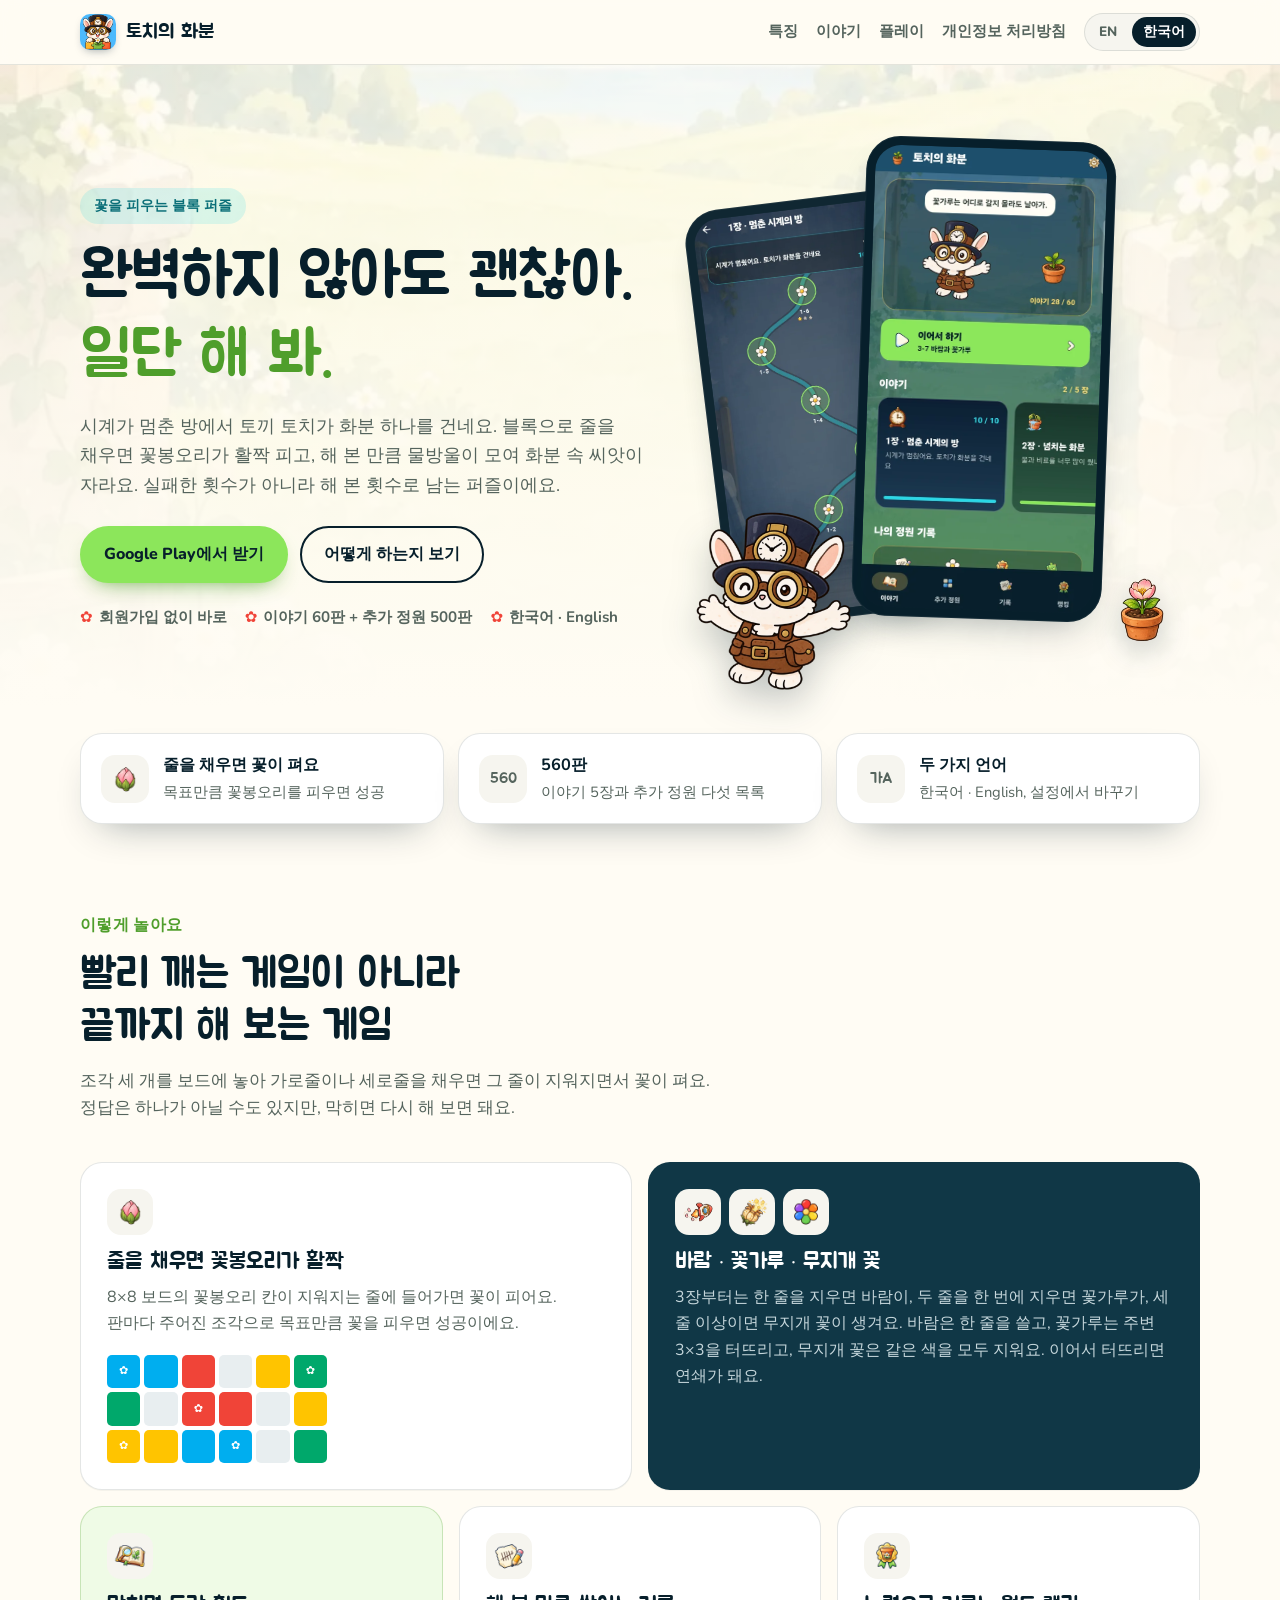
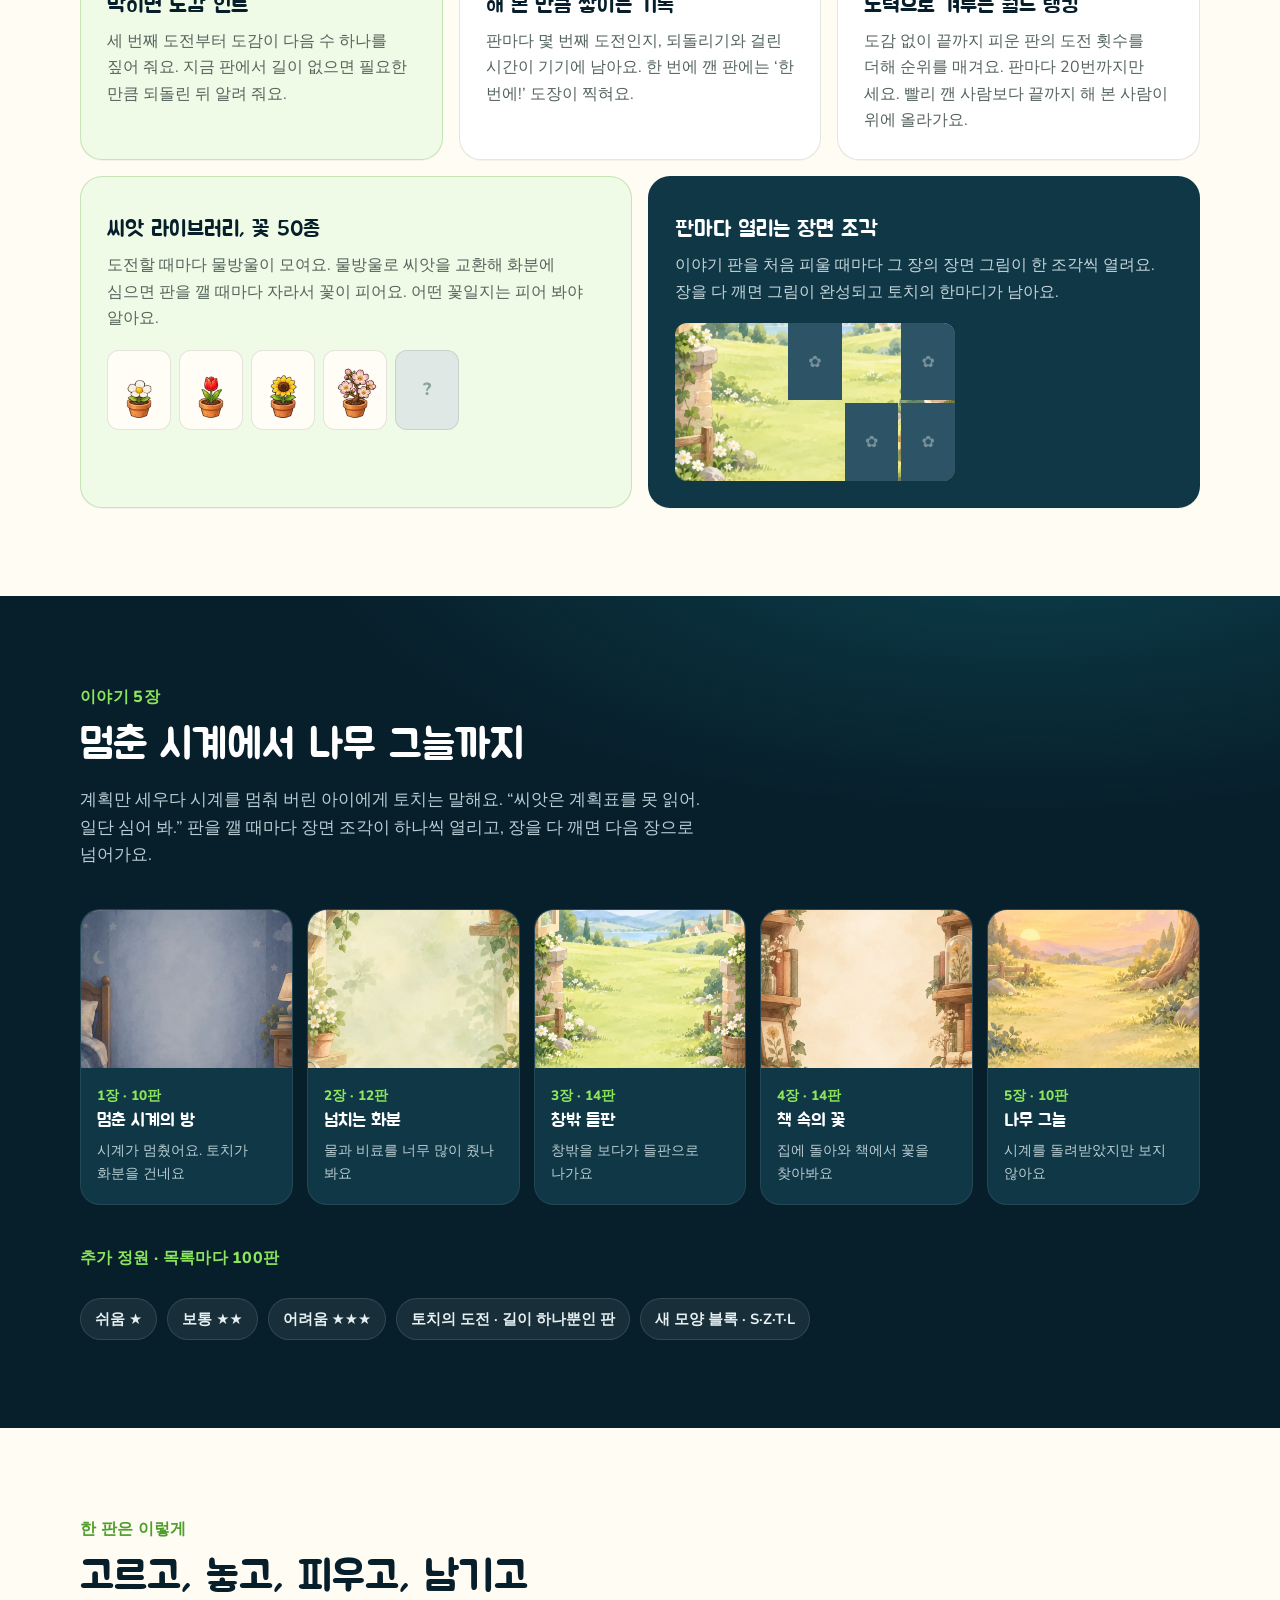
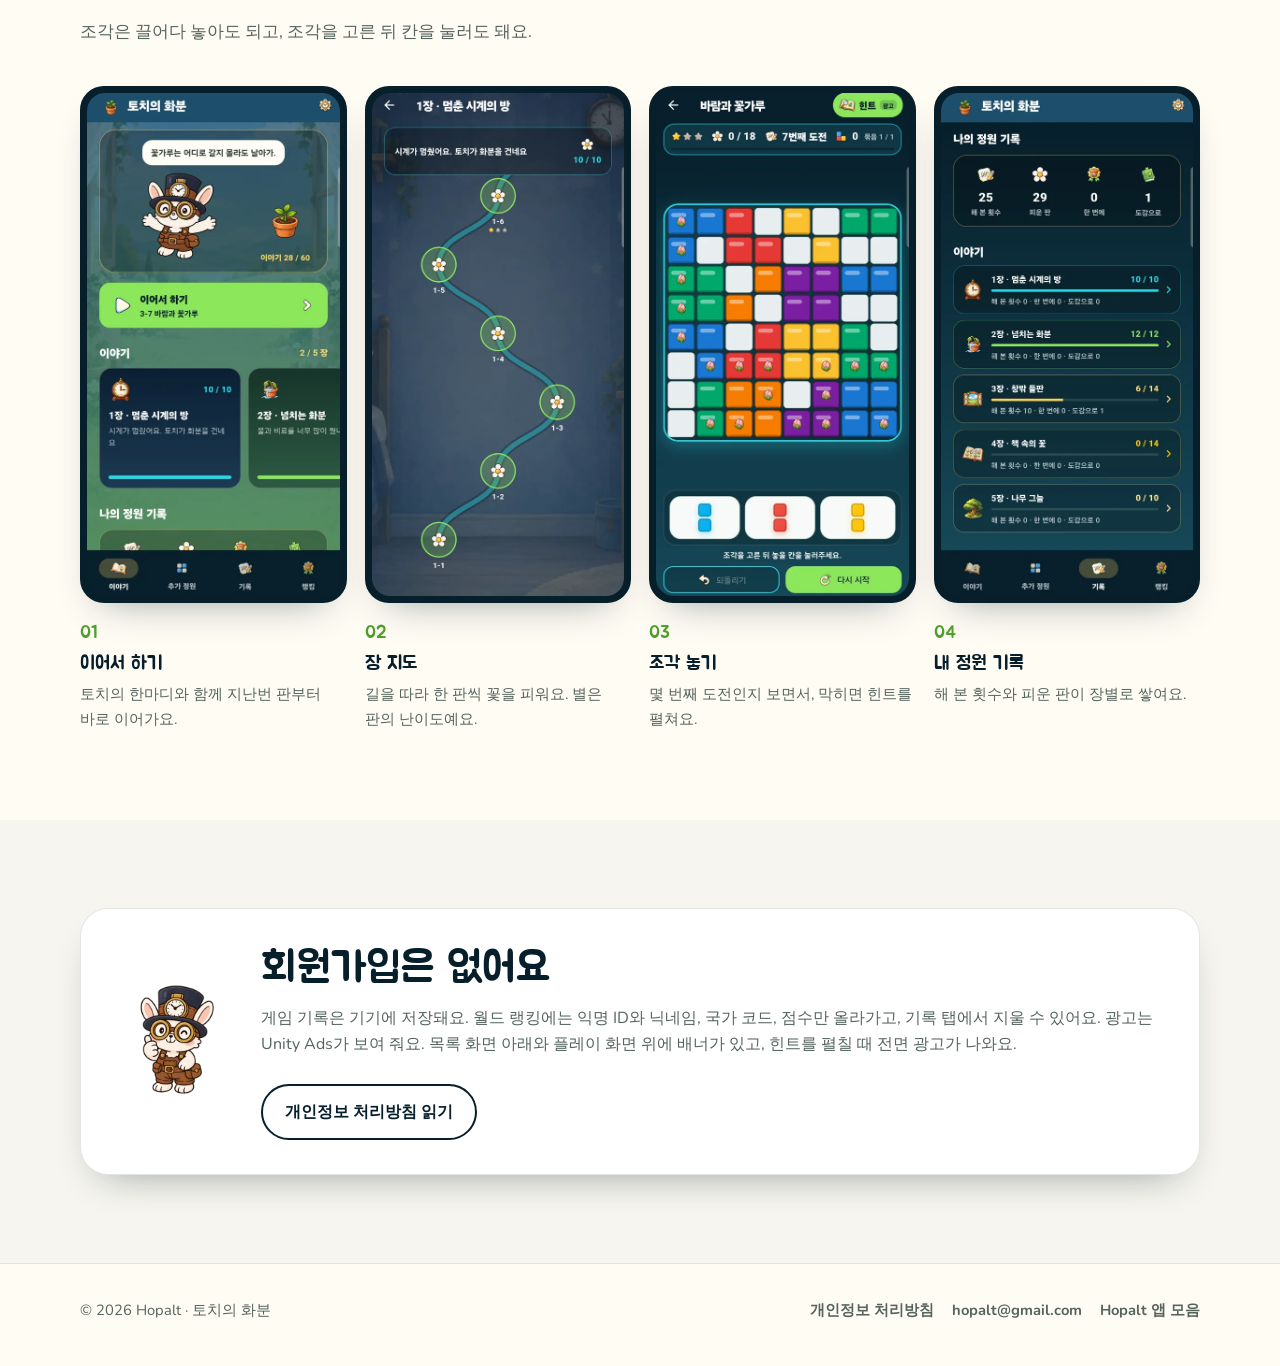
<file: ko/index.html>
<!doctype html>
<html lang="ko">
<head>
  <meta charset="utf-8">
  <meta name="viewport" content="width=device-width, initial-scale=1">
  <meta name="theme-color" content="#fffcf4">
  <title>토치의 화분 — 일단 해 봐, 꽃은 해 본 만큼 펴요</title>
  <meta name="description" content="블록으로 줄을 채우면 꽃봉오리가 피어나는 퍼즐 게임. 이야기 5장 60판과 추가 정원 500판, 물방울로 키우는 꽃 50종, 해 본 만큼 쌓이는 기록과 월드 랭킹.">
  <link rel="canonical" href="https://tochi-flowerpot.hopalt.com/ko/">
  <link rel="alternate" hreflang="en" href="https://tochi-flowerpot.hopalt.com/">
  <link rel="alternate" hreflang="ko" href="https://tochi-flowerpot.hopalt.com/ko/">
  <link rel="alternate" hreflang="x-default" href="https://tochi-flowerpot.hopalt.com/">
  <meta property="og:title" content="토치의 화분">
  <meta property="og:description" content="완벽해질 때까지 기다리지 말고, 일단 해 봐. 블록으로 꽃을 피우는 퍼즐.">
  <meta property="og:image" content="https://tochi-flowerpot.hopalt.com/assets/feature.webp">
  <link rel="icon" type="image/png" sizes="32x32" href="../assets/favicon-32.png">
  <link rel="icon" type="image/png" sizes="512x512" href="../assets/icon-512.png">
  <link rel="apple-touch-icon" sizes="180x180" href="../assets/apple-touch-icon.png">
  <link rel="preconnect" href="https://fonts.googleapis.com">
  <link rel="preconnect" href="https://fonts.gstatic.com" crossorigin>
  <link rel="stylesheet" href="https://fonts.googleapis.com/css2?family=Jua&family=Nunito:wght@400;700;800&display=swap">
  <link rel="stylesheet" href="../assets/styles.css">
  <script src="../assets/lang.js"></script>
</head>
<body>
<header class="site-header">
  <nav class="nav wrap" aria-label="주요 메뉴">
    <a class="brand" href="./"><img src="../assets/app-icon.webp" alt="">토치의 화분</a>
    <div class="nav-links"><a href="#features">특징</a><a href="#story">이야기</a><a href="#play">플레이</a><a href="privacy/">개인정보 처리방침</a></div>
    <div class="languages" aria-label="언어"><a href="../" data-lang="en">EN</a><a aria-current="page" href="./" data-lang="ko">한국어</a></div>
  </nav>
</header>

<main>
  <section class="hero" style="--hero-bg: url(../assets/chapter-3.webp)">
    <div class="wrap hero-grid">
      <div class="hero-copy">
        <p class="eyebrow">꽃을 피우는 블록 퍼즐</p>
        <h1>완벽하지 않아도 괜찮아.<br><span class="accent">일단 해 봐.</span></h1>
        <p class="lead">시계가 멈춘 방에서 토끼 토치가 화분 하나를 건네요. 블록으로 줄을 채우면 꽃봉오리가 활짝 피고, 해 본 만큼 물방울이 모여 화분 속 씨앗이 자라요. 실패한 횟수가 아니라 해 본 횟수로 남는 퍼즐이에요.</p>
        <div class="actions">
          <a class="button" href="https://play.google.com/store/apps/details?id=com.hopalt.moablock&amp;hl=ko" target="_blank" rel="noopener">Google Play에서 받기</a>
          <a class="button secondary" href="#play">어떻게 하는지 보기</a>
        </div>
        <ul class="hero-note"><li>회원가입 없이 바로</li><li>이야기 60판 + 추가 정원 500판</li><li>한국어 · English</li></ul>
      </div>
      <div class="hero-art" aria-label="토치의 화분 앱 화면">
        <div class="phone phone-side"><img src="../assets/ko-02.webp" alt="1장 멈춘 시계의 방 지도" width="540" height="1075"></div>
        <div class="phone phone-main"><img src="../assets/ko-01.webp" alt="토치가 말을 거는 홈 화면" width="540" height="1075"></div>
        <img class="hero-tochi" src="../assets/tochi-08.webp" alt="" width="640" height="640">
        <img class="hero-pot" src="../assets/pot-bloom.webp" alt="" width="400" height="400">
      </div>
    </div>
  </section>

  <div class="wrap trust" aria-label="앱 요약">
    <div class="trust-list">
      <div class="trust-item"><span class="trust-icon"><img src="../assets/icon-flower-bud.webp" alt=""></span><div><strong>줄을 채우면 꽃이 펴요</strong><span>목표만큼 꽃봉오리를 피우면 성공</span></div></div>
      <div class="trust-item"><span class="trust-icon">560</span><div><strong>560판</strong><span>이야기 5장과 추가 정원 다섯 목록</span></div></div>
      <div class="trust-item"><span class="trust-icon">가A</span><div><strong>두 가지 언어</strong><span>한국어 · English, 설정에서 바꾸기</span></div></div>
    </div>
  </div>

  <section class="section" id="features">
    <div class="wrap">
      <div class="section-head">
        <p class="kicker">이렇게 놀아요</p>
        <h2>빨리 깨는 게임이 아니라<br>끝까지 해 보는 게임</h2>
        <p>조각 세 개를 보드에 놓아 가로줄이나 세로줄을 채우면 그 줄이 지워지면서 꽃이 펴요. 정답은 하나가 아닐 수도 있지만, 막히면 다시 해 보면 돼요.</p>
      </div>
      <div class="bento">
        <article class="card wide">
          <div class="badge-icons"><img src="../assets/icon-flower-bud.webp" alt=""></div>
          <h3>줄을 채우면 꽃봉오리가 활짝</h3>
          <p>8×8 보드의 꽃봉오리 칸이 지워지는 줄에 들어가면 꽃이 피어요. 판마다 주어진 조각으로 목표만큼 꽃을 피우면 성공이에요.</p>
          <div class="mini-board" aria-hidden="true"><i class="b f"></i><i class="b"></i><i class="r"></i><i></i><i class="y"></i><i class="g f"></i><i class="g"></i><i></i><i class="r f"></i><i class="r"></i><i></i><i class="y"></i><i class="y f"></i><i class="y"></i><i class="b"></i><i class="b f"></i><i></i><i class="g"></i></div>
        </article>
        <article class="card wide navy">
          <div class="badge-icons"><img src="../assets/icon-rocket.webp" alt=""><img src="../assets/icon-bomb.webp" alt=""><img src="../assets/icon-rainbow-flower.webp" alt=""></div>
          <h3>바람 · 꽃가루 · 무지개 꽃</h3>
          <p>3장부터는 한 줄을 지우면 바람이, 두 줄을 한 번에 지우면 꽃가루가, 세 줄 이상이면 무지개 꽃이 생겨요. 바람은 한 줄을 쓸고, 꽃가루는 주변 3×3을 터뜨리고, 무지개 꽃은 같은 색을 모두 지워요. 이어서 터뜨리면 연쇄가 돼요.</p>
        </article>
        <article class="card third lime">
          <div class="badge-icons"><img src="../assets/icon-book-open.webp" alt=""></div>
          <h3>막히면 도감 힌트</h3>
          <p>세 번째 도전부터 도감이 다음 수 하나를 짚어 줘요. 지금 판에서 길이 없으면 필요한 만큼 되돌린 뒤 알려 줘요.</p>
        </article>
        <article class="card third">
          <div class="badge-icons"><img src="../assets/icon-tries.webp" alt=""></div>
          <h3>해 본 만큼 쌓이는 기록</h3>
          <p>판마다 몇 번째 도전인지, 되돌리기와 걸린 시간이 기기에 남아요. 한 번에 깬 판에는 ‘한 번에!’ 도장이 찍혀요.</p>
        </article>
        <article class="card third">
          <div class="badge-icons"><img src="../assets/icon-finisher.webp" alt=""></div>
          <h3>노력으로 겨루는 월드 랭킹</h3>
          <p>도감 없이 끝까지 피운 판의 도전 횟수를 더해 순위를 매겨요. 판마다 20번까지만 세요. 빨리 깬 사람보다 끝까지 해 본 사람이 위에 올라가요.</p>
        </article>
        <article class="card wide lime">
          <h3>씨앗 라이브러리, 꽃 50종</h3>
          <p>도전할 때마다 물방울이 모여요. 물방울로 씨앗을 교환해 화분에 심으면 판을 깰 때마다 자라서 꽃이 피어요. 어떤 꽃일지는 피어 봐야 알아요.</p>
          <div class="seed-row" aria-hidden="true"><span><img src="../assets/seed-daisy.webp" alt=""></span><span><img src="../assets/seed-tulip.webp" alt=""></span><span><img src="../assets/seed-sunflower.webp" alt=""></span><span><img src="../assets/seed-cherry-blossom.webp" alt=""></span><span class="locked">?</span></div>
        </article>
        <article class="card wide navy">
          <h3>판마다 열리는 장면 조각</h3>
          <p>이야기 판을 처음 피울 때마다 그 장의 장면 그림이 한 조각씩 열려요. 장을 다 깨면 그림이 완성되고 토치의 한마디가 남아요.</p>
          <div class="scene-tiles" aria-hidden="true" style="background-image:url(../assets/chapter-3.webp)"><i class="open"></i><i class="open"></i><i></i><i class="open"></i><i></i><i class="open"></i><i class="open"></i><i class="open"></i><i></i><i></i></div>
        </article>
      </div>
    </div>
  </section>

  <section class="section section-dark" id="story">
    <div class="wrap">
      <div class="section-head">
        <p class="kicker">이야기 5장</p>
        <h2>멈춘 시계에서 나무 그늘까지</h2>
        <p>계획만 세우다 시계를 멈춰 버린 아이에게 토치는 말해요. “씨앗은 계획표를 못 읽어. 일단 심어 봐.” 판을 깰 때마다 장면 조각이 하나씩 열리고, 장을 다 깨면 다음 장으로 넘어가요.</p>
      </div>
      <div class="chapters">
        <article class="chapter"><div class="art" style="background-image:url(../assets/chapter-1.webp)"></div><div class="text"><span class="num">1장 · 10판</span><h3>멈춘 시계의 방</h3><p>시계가 멈췄어요. 토치가 화분을 건네요</p></div></article>
        <article class="chapter"><div class="art" style="background-image:url(../assets/chapter-2.webp)"></div><div class="text"><span class="num">2장 · 12판</span><h3>넘치는 화분</h3><p>물과 비료를 너무 많이 줬나 봐요</p></div></article>
        <article class="chapter"><div class="art" style="background-image:url(../assets/chapter-3.webp)"></div><div class="text"><span class="num">3장 · 14판</span><h3>창밖 들판</h3><p>창밖을 보다가 들판으로 나가요</p></div></article>
        <article class="chapter"><div class="art" style="background-image:url(../assets/chapter-4.webp)"></div><div class="text"><span class="num">4장 · 14판</span><h3>책 속의 꽃</h3><p>집에 돌아와 책에서 꽃을 찾아봐요</p></div></article>
        <article class="chapter"><div class="art" style="background-image:url(../assets/chapter-5.webp)"></div><div class="text"><span class="num">5장 · 10판</span><h3>나무 그늘</h3><p>시계를 돌려받았지만 보지 않아요</p></div></article>
      </div>
      <p class="kicker" style="margin-top:40px">추가 정원 · 목록마다 100판</p>
      <div class="lists"><span>쉬움 ★</span><span>보통 ★★</span><span>어려움 ★★★</span><span>토치의 도전 · 길이 하나뿐인 판</span><span>새 모양 블록 · S·Z·T·L</span></div>
    </div>
  </section>

  <section class="section" id="play">
    <div class="wrap">
      <div class="section-head">
        <p class="kicker">한 판은 이렇게</p>
        <h2>고르고, 놓고, 피우고, 남기고</h2>
        <p>조각은 끌어다 놓아도 되고, 조각을 고른 뒤 칸을 눌러도 돼요.</p>
      </div>
      <div class="journey">
        <article class="step"><div class="frame"><img src="../assets/ko-01.webp" alt="홈 화면" loading="lazy" width="540" height="1075"></div><span class="num">01</span><h3>이어서 하기</h3><p>토치의 한마디와 함께 지난번 판부터 바로 이어가요.</p></article>
        <article class="step"><div class="frame"><img src="../assets/ko-02.webp" alt="장 지도" loading="lazy" width="540" height="1075"></div><span class="num">02</span><h3>장 지도</h3><p>길을 따라 한 판씩 꽃을 피워요. 별은 판의 난이도예요.</p></article>
        <article class="step"><div class="frame"><img src="../assets/ko-03.webp" alt="플레이 화면" loading="lazy" width="540" height="1075"></div><span class="num">03</span><h3>조각 놓기</h3><p>몇 번째 도전인지 보면서, 막히면 힌트를 펼쳐요.</p></article>
        <article class="step"><div class="frame"><img src="../assets/ko-04.webp" alt="기록 화면" loading="lazy" width="540" height="1075"></div><span class="num">04</span><h3>내 정원 기록</h3><p>해 본 횟수와 피운 판이 장별로 쌓여요.</p></article>
      </div>
    </div>
  </section>

  <section class="section section-tint">
    <div class="wrap">
      <div class="safe">
        <img src="../assets/tochi-02.webp" alt="" width="640" height="640" loading="lazy">
        <div>
          <h2>회원가입은 없어요</h2>
          <p>게임 기록은 기기에 저장돼요. 월드 랭킹에는 익명 ID와 닉네임, 국가 코드, 점수만 올라가고, 기록 탭에서 지울 수 있어요. 광고는 Unity Ads가 보여 줘요. 목록 화면 아래와 플레이 화면 위에 배너가 있고, 힌트를 펼칠 때 전면 광고가 나와요.</p>
          <div class="actions"><a class="button secondary" href="privacy/">개인정보 처리방침 읽기</a></div>
        </div>
      </div>
    </div>
  </section>
</main>

<footer class="footer">
  <div class="wrap footer-row">
    <span>© 2026 Hopalt · 토치의 화분</span>
    <div class="footer-links"><a href="privacy/">개인정보 처리방침</a><a href="mailto:hopalt@gmail.com">hopalt@gmail.com</a><a href="https://www.hopalt.com/">Hopalt 앱 모음</a></div>
  </div>
</footer>
</body>
</html>
</file>
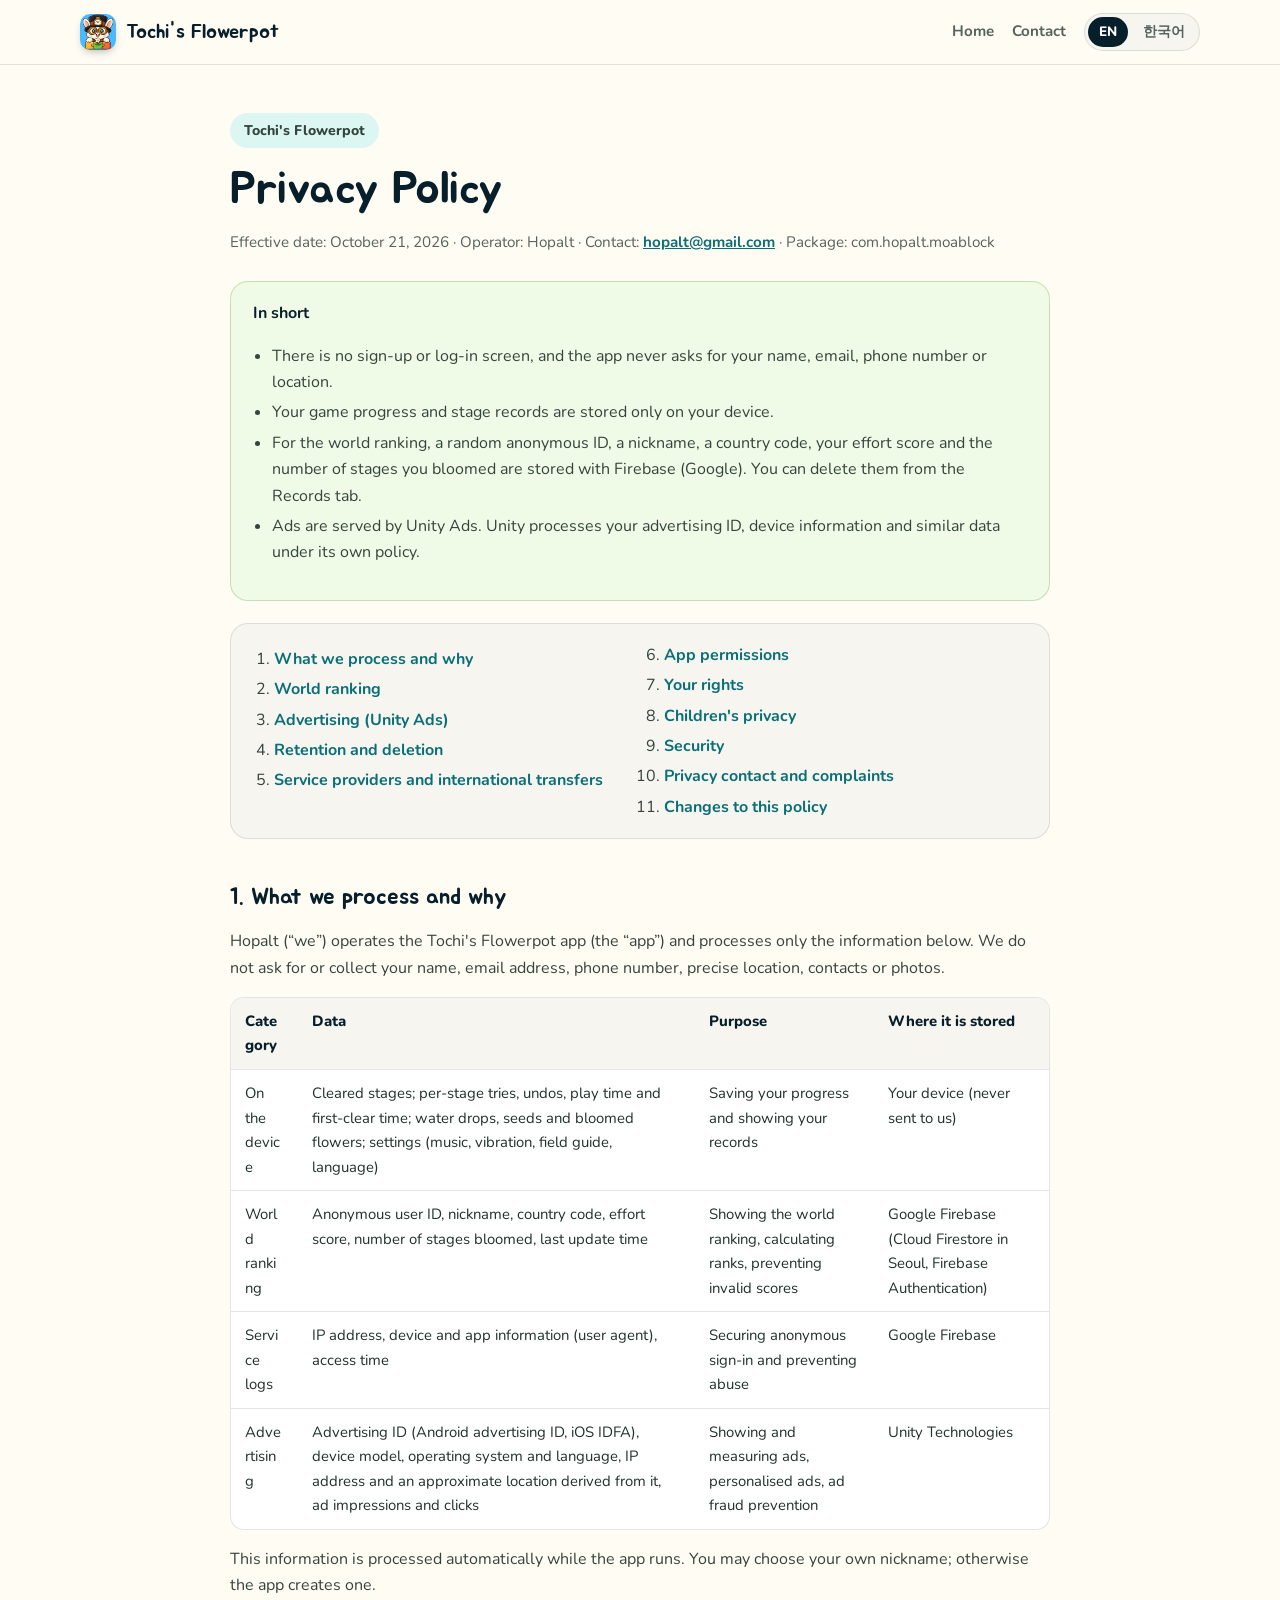
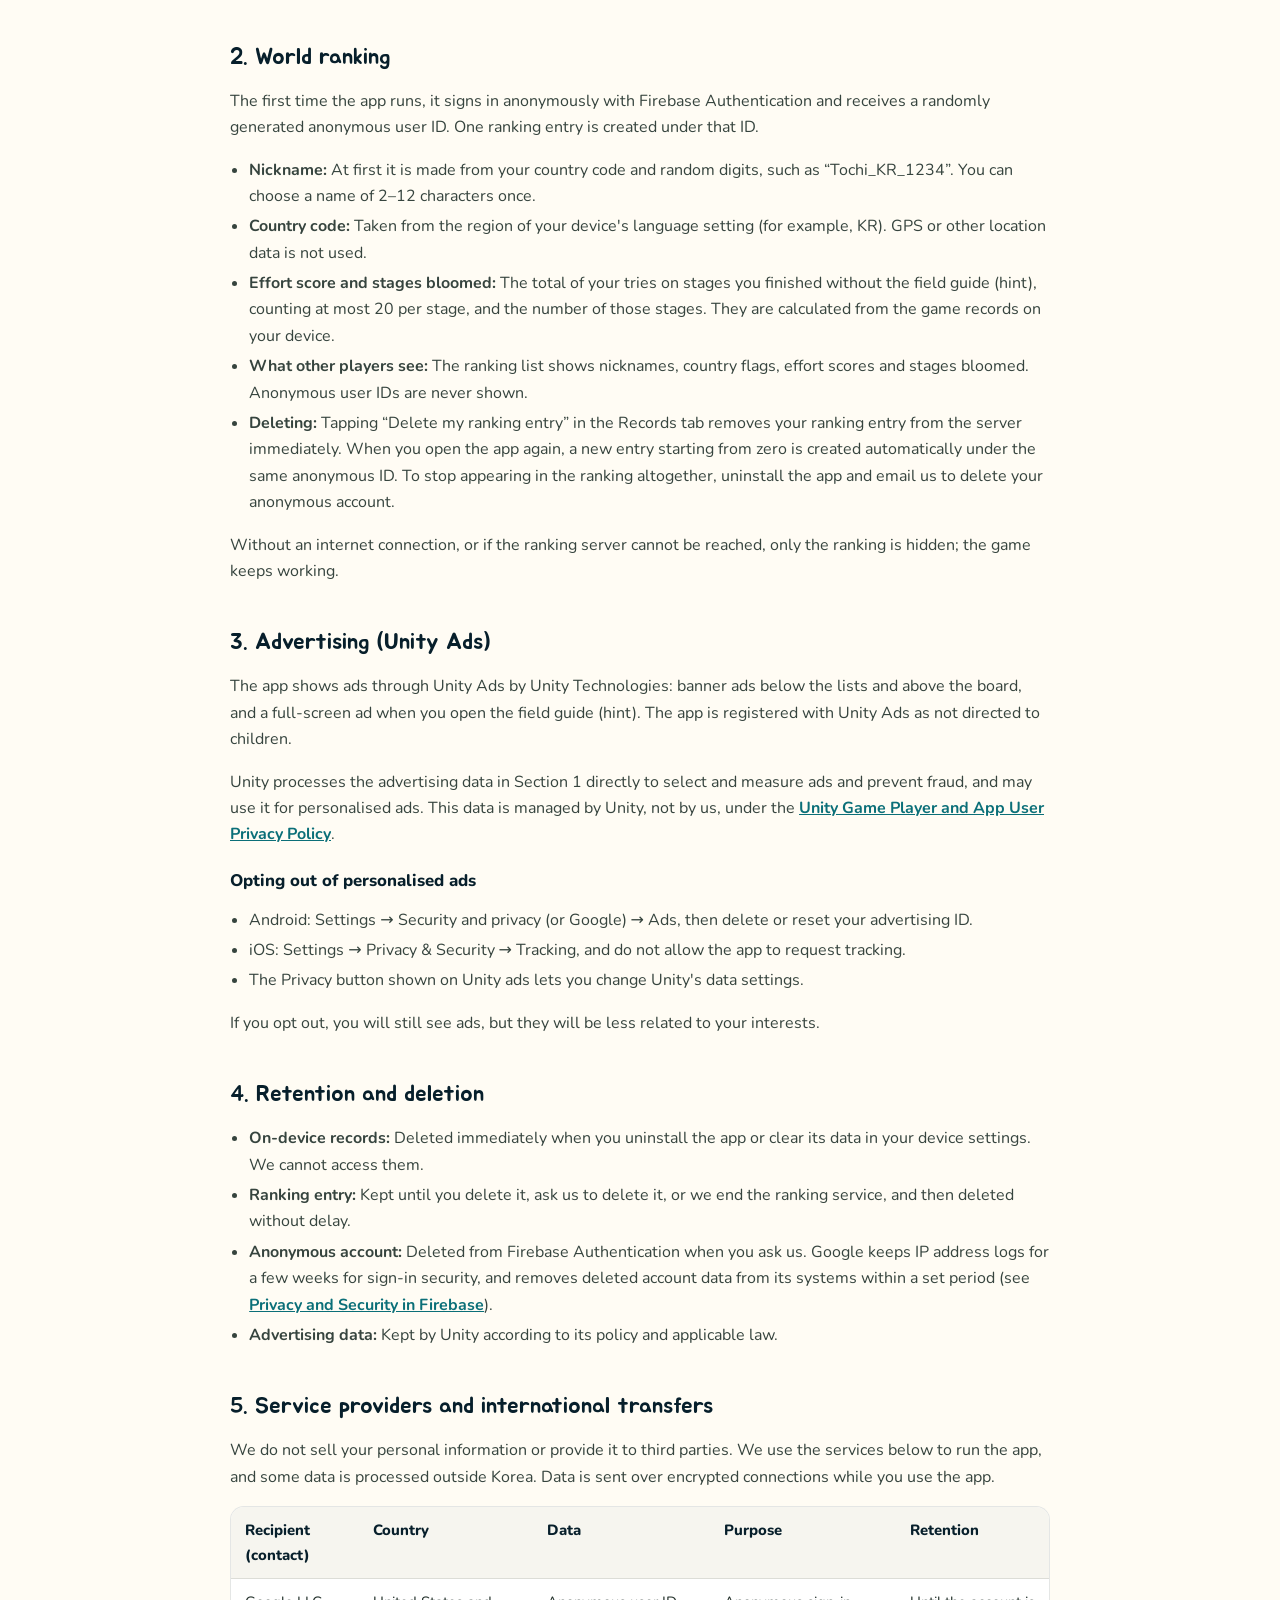
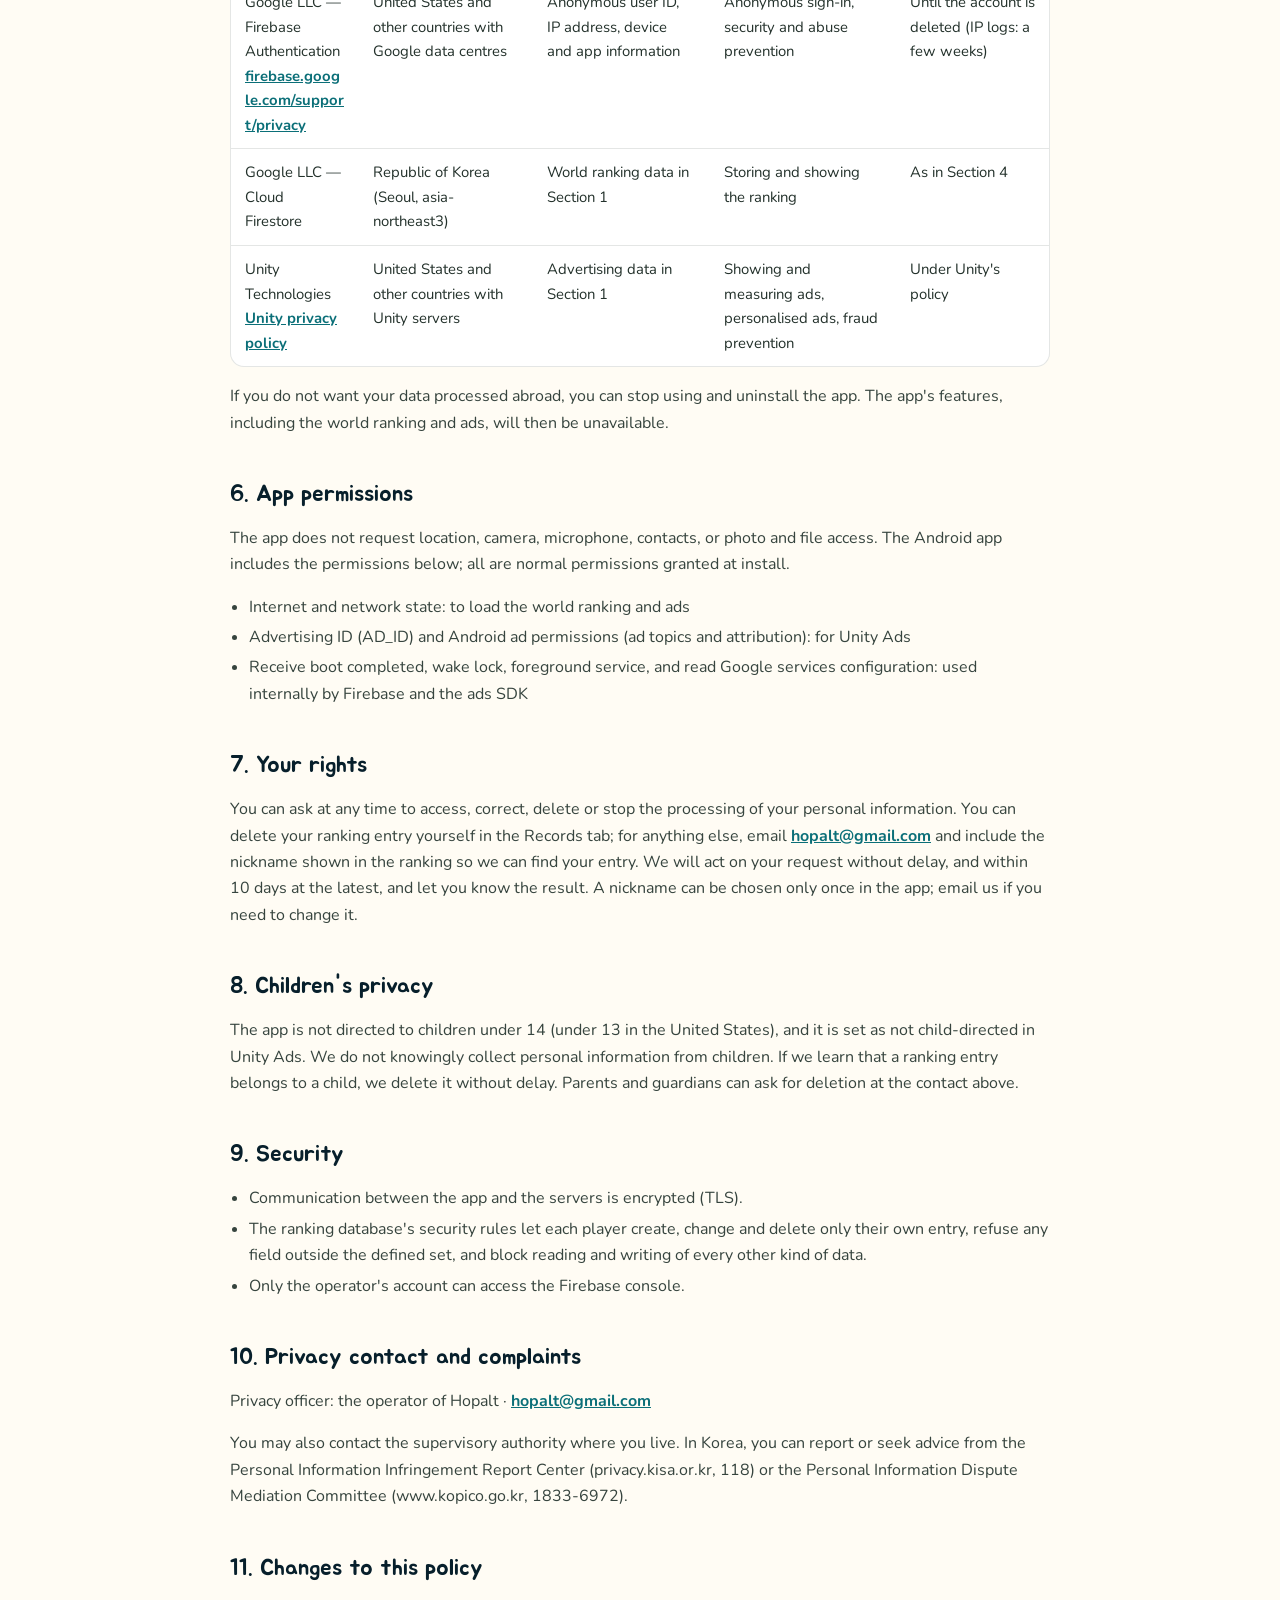
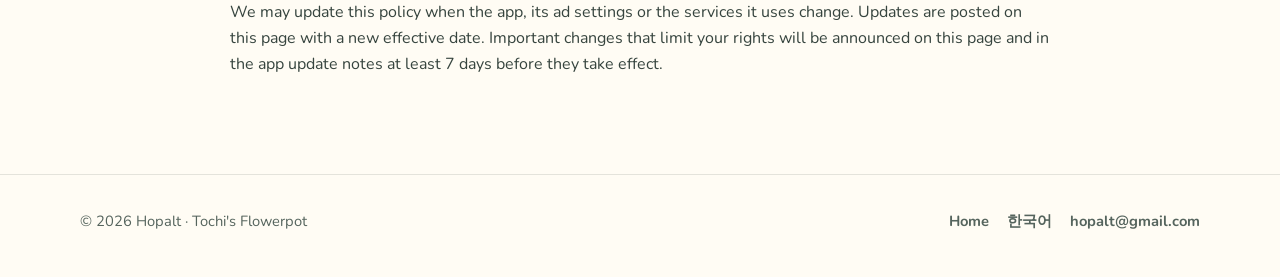
<file: privacy/index.html>
<!doctype html>
<html lang="en" data-ko-page="../ko/privacy/">
<head>
  <meta charset="utf-8">
  <meta name="viewport" content="width=device-width, initial-scale=1">
  <meta name="theme-color" content="#fffcf4">
  <title>Privacy Policy — Tochi's Flowerpot</title>
  <meta name="description" content="Privacy Policy for the Tochi's Flowerpot app: what is processed, the world ranking, Unity Ads, retention and deletion, and your rights.">
  <link rel="canonical" href="https://tochi-flowerpot.hopalt.com/privacy/">
  <link rel="alternate" hreflang="en" href="https://tochi-flowerpot.hopalt.com/privacy/">
  <link rel="alternate" hreflang="ko" href="https://tochi-flowerpot.hopalt.com/ko/privacy/">
  <link rel="icon" type="image/png" sizes="32x32" href="../assets/favicon-32.png">
  <link rel="apple-touch-icon" sizes="180x180" href="../assets/apple-touch-icon.png">
  <link rel="preconnect" href="https://fonts.googleapis.com">
  <link rel="preconnect" href="https://fonts.gstatic.com" crossorigin>
  <link rel="stylesheet" href="https://fonts.googleapis.com/css2?family=Jua&family=Nunito:wght@400;700;800&display=swap">
  <link rel="stylesheet" href="../assets/styles.css">
  <script src="../assets/lang.js"></script>
</head>
<body>
<header class="site-header">
  <nav class="nav wrap" aria-label="Main navigation">
    <a class="brand" href="../"><img src="../assets/app-icon.webp" alt="">Tochi's Flowerpot</a>
    <div class="nav-links"><a href="../">Home</a><a href="mailto:hopalt@gmail.com">Contact</a></div>
    <div class="languages" aria-label="Language"><a aria-current="page" href="./" data-lang="en">EN</a><a href="../ko/privacy/" data-lang="ko">한국어</a></div>
  </nav>
</header>

<main class="policy wrap">
  <p class="eyebrow">Tochi's Flowerpot</p>
  <h1>Privacy Policy</h1>
  <p class="meta">Effective date: October 21, 2026 · Operator: Hopalt · Contact: <a href="mailto:hopalt@gmail.com">hopalt@gmail.com</a> · Package: com.hopalt.moablock</p>

  <div class="notice">
    <strong>In short</strong>
    <ul>
      <li>There is no sign-up or log-in screen, and the app never asks for your name, email, phone number or location.</li>
      <li>Your game progress and stage records are stored only on your device.</li>
      <li>For the world ranking, a random anonymous ID, a nickname, a country code, your effort score and the number of stages you bloomed are stored with Firebase (Google). You can delete them from the Records tab.</li>
      <li>Ads are served by Unity Ads. Unity processes your advertising ID, device information and similar data under its own policy.</li>
    </ul>
  </div>

  <nav class="toc" aria-label="Contents">
    <ol>
      <li><a href="#items">What we process and why</a></li>
      <li><a href="#ranking">World ranking</a></li>
      <li><a href="#ads">Advertising (Unity Ads)</a></li>
      <li><a href="#retention">Retention and deletion</a></li>
      <li><a href="#transfer">Service providers and international transfers</a></li>
      <li><a href="#permissions">App permissions</a></li>
      <li><a href="#rights">Your rights</a></li>
      <li><a href="#children">Children's privacy</a></li>
      <li><a href="#security">Security</a></li>
      <li><a href="#officer">Privacy contact and complaints</a></li>
      <li><a href="#changes">Changes to this policy</a></li>
    </ol>
  </nav>

  <h2 id="items">1. What we process and why</h2>
  <p>Hopalt (“we”) operates the Tochi's Flowerpot app (the “app”) and processes only the information below. We do not ask for or collect your name, email address, phone number, precise location, contacts or photos.</p>
  <div class="table-wrap"><table>
    <thead><tr><th>Category</th><th>Data</th><th>Purpose</th><th>Where it is stored</th></tr></thead>
    <tbody>
      <tr><td>On the device</td><td>Cleared stages; per-stage tries, undos, play time and first-clear time; water drops, seeds and bloomed flowers; settings (music, vibration, field guide, language)</td><td>Saving your progress and showing your records</td><td>Your device (never sent to us)</td></tr>
      <tr><td>World ranking</td><td>Anonymous user ID, nickname, country code, effort score, number of stages bloomed, last update time</td><td>Showing the world ranking, calculating ranks, preventing invalid scores</td><td>Google Firebase (Cloud Firestore in Seoul, Firebase Authentication)</td></tr>
      <tr><td>Service logs</td><td>IP address, device and app information (user agent), access time</td><td>Securing anonymous sign-in and preventing abuse</td><td>Google Firebase</td></tr>
      <tr><td>Advertising</td><td>Advertising ID (Android advertising ID, iOS IDFA), device model, operating system and language, IP address and an approximate location derived from it, ad impressions and clicks</td><td>Showing and measuring ads, personalised ads, ad fraud prevention</td><td>Unity Technologies</td></tr>
    </tbody>
  </table></div>
  <p>This information is processed automatically while the app runs. You may choose your own nickname; otherwise the app creates one.</p>

  <h2 id="ranking">2. World ranking</h2>
  <p>The first time the app runs, it signs in anonymously with Firebase Authentication and receives a randomly generated anonymous user ID. One ranking entry is created under that ID.</p>
  <ul>
    <li><strong>Nickname:</strong> At first it is made from your country code and random digits, such as “Tochi_KR_1234”. You can choose a name of 2–12 characters once.</li>
    <li><strong>Country code:</strong> Taken from the region of your device's language setting (for example, KR). GPS or other location data is not used.</li>
    <li><strong>Effort score and stages bloomed:</strong> The total of your tries on stages you finished without the field guide (hint), counting at most 20 per stage, and the number of those stages. They are calculated from the game records on your device.</li>
    <li><strong>What other players see:</strong> The ranking list shows nicknames, country flags, effort scores and stages bloomed. Anonymous user IDs are never shown.</li>
    <li><strong>Deleting:</strong> Tapping “Delete my ranking entry” in the Records tab removes your ranking entry from the server immediately. When you open the app again, a new entry starting from zero is created automatically under the same anonymous ID. To stop appearing in the ranking altogether, uninstall the app and email us to delete your anonymous account.</li>
  </ul>
  <p>Without an internet connection, or if the ranking server cannot be reached, only the ranking is hidden; the game keeps working.</p>

  <h2 id="ads">3. Advertising (Unity Ads)</h2>
  <p>The app shows ads through Unity Ads by Unity Technologies: banner ads below the lists and above the board, and a full-screen ad when you open the field guide (hint). The app is registered with Unity Ads as not directed to children.</p>
  <p>Unity processes the advertising data in Section 1 directly to select and measure ads and prevent fraud, and may use it for personalised ads. This data is managed by Unity, not by us, under the <a href="https://unity.com/legal/game-player-and-app-user-privacy-policy" target="_blank" rel="noopener noreferrer">Unity Game Player and App User Privacy Policy</a>.</p>
  <h3>Opting out of personalised ads</h3>
  <ul>
    <li>Android: Settings → Security and privacy (or Google) → Ads, then delete or reset your advertising ID.</li>
    <li>iOS: Settings → Privacy &amp; Security → Tracking, and do not allow the app to request tracking.</li>
    <li>The Privacy button shown on Unity ads lets you change Unity's data settings.</li>
  </ul>
  <p>If you opt out, you will still see ads, but they will be less related to your interests.</p>

  <h2 id="retention">4. Retention and deletion</h2>
  <ul>
    <li><strong>On-device records:</strong> Deleted immediately when you uninstall the app or clear its data in your device settings. We cannot access them.</li>
    <li><strong>Ranking entry:</strong> Kept until you delete it, ask us to delete it, or we end the ranking service, and then deleted without delay.</li>
    <li><strong>Anonymous account:</strong> Deleted from Firebase Authentication when you ask us. Google keeps IP address logs for a few weeks for sign-in security, and removes deleted account data from its systems within a set period (see <a href="https://firebase.google.com/support/privacy" target="_blank" rel="noopener noreferrer">Privacy and Security in Firebase</a>).</li>
    <li><strong>Advertising data:</strong> Kept by Unity according to its policy and applicable law.</li>
  </ul>

  <h2 id="transfer">5. Service providers and international transfers</h2>
  <p>We do not sell your personal information or provide it to third parties. We use the services below to run the app, and some data is processed outside Korea. Data is sent over encrypted connections while you use the app.</p>
  <div class="table-wrap"><table>
    <thead><tr><th>Recipient (contact)</th><th>Country</th><th>Data</th><th>Purpose</th><th>Retention</th></tr></thead>
    <tbody>
      <tr><td>Google LLC — Firebase Authentication<br><a href="https://firebase.google.com/support/privacy" target="_blank" rel="noopener noreferrer">firebase.google.com/support/privacy</a></td><td>United States and other countries with Google data centres</td><td>Anonymous user ID, IP address, device and app information</td><td>Anonymous sign-in, security and abuse prevention</td><td>Until the account is deleted (IP logs: a few weeks)</td></tr>
      <tr><td>Google LLC — Cloud Firestore</td><td>Republic of Korea (Seoul, asia-northeast3)</td><td>World ranking data in Section 1</td><td>Storing and showing the ranking</td><td>As in Section 4</td></tr>
      <tr><td>Unity Technologies<br><a href="https://unity.com/legal/game-player-and-app-user-privacy-policy" target="_blank" rel="noopener noreferrer">Unity privacy policy</a></td><td>United States and other countries with Unity servers</td><td>Advertising data in Section 1</td><td>Showing and measuring ads, personalised ads, fraud prevention</td><td>Under Unity's policy</td></tr>
    </tbody>
  </table></div>
  <p>If you do not want your data processed abroad, you can stop using and uninstall the app. The app's features, including the world ranking and ads, will then be unavailable.</p>

  <h2 id="permissions">6. App permissions</h2>
  <p>The app does not request location, camera, microphone, contacts, or photo and file access. The Android app includes the permissions below; all are normal permissions granted at install.</p>
  <ul>
    <li>Internet and network state: to load the world ranking and ads</li>
    <li>Advertising ID (AD_ID) and Android ad permissions (ad topics and attribution): for Unity Ads</li>
    <li>Receive boot completed, wake lock, foreground service, and read Google services configuration: used internally by Firebase and the ads SDK</li>
  </ul>

  <h2 id="rights">7. Your rights</h2>
  <p>You can ask at any time to access, correct, delete or stop the processing of your personal information. You can delete your ranking entry yourself in the Records tab; for anything else, email <a href="mailto:hopalt@gmail.com">hopalt@gmail.com</a> and include the nickname shown in the ranking so we can find your entry. We will act on your request without delay, and within 10 days at the latest, and let you know the result. A nickname can be chosen only once in the app; email us if you need to change it.</p>

  <h2 id="children">8. Children's privacy</h2>
  <p>The app is not directed to children under 14 (under 13 in the United States), and it is set as not child-directed in Unity Ads. We do not knowingly collect personal information from children. If we learn that a ranking entry belongs to a child, we delete it without delay. Parents and guardians can ask for deletion at the contact above.</p>

  <h2 id="security">9. Security</h2>
  <ul>
    <li>Communication between the app and the servers is encrypted (TLS).</li>
    <li>The ranking database's security rules let each player create, change and delete only their own entry, refuse any field outside the defined set, and block reading and writing of every other kind of data.</li>
    <li>Only the operator's account can access the Firebase console.</li>
  </ul>

  <h2 id="officer">10. Privacy contact and complaints</h2>
  <p>Privacy officer: the operator of Hopalt · <a href="mailto:hopalt@gmail.com">hopalt@gmail.com</a></p>
  <p>You may also contact the supervisory authority where you live. In Korea, you can report or seek advice from the Personal Information Infringement Report Center (privacy.kisa.or.kr, 118) or the Personal Information Dispute Mediation Committee (www.kopico.go.kr, 1833-6972).</p>

  <h2 id="changes">11. Changes to this policy</h2>
  <p>We may update this policy when the app, its ad settings or the services it uses change. Updates are posted on this page with a new effective date. Important changes that limit your rights will be announced on this page and in the app update notes at least 7 days before they take effect.</p>
</main>

<footer class="footer">
  <div class="wrap footer-row">
    <span>© 2026 Hopalt · Tochi's Flowerpot</span>
    <div class="footer-links"><a href="../">Home</a><a href="../ko/privacy/" data-lang="ko">한국어</a><a href="mailto:hopalt@gmail.com">hopalt@gmail.com</a></div>
  </div>
</footer>
</body>
</html>
</file>
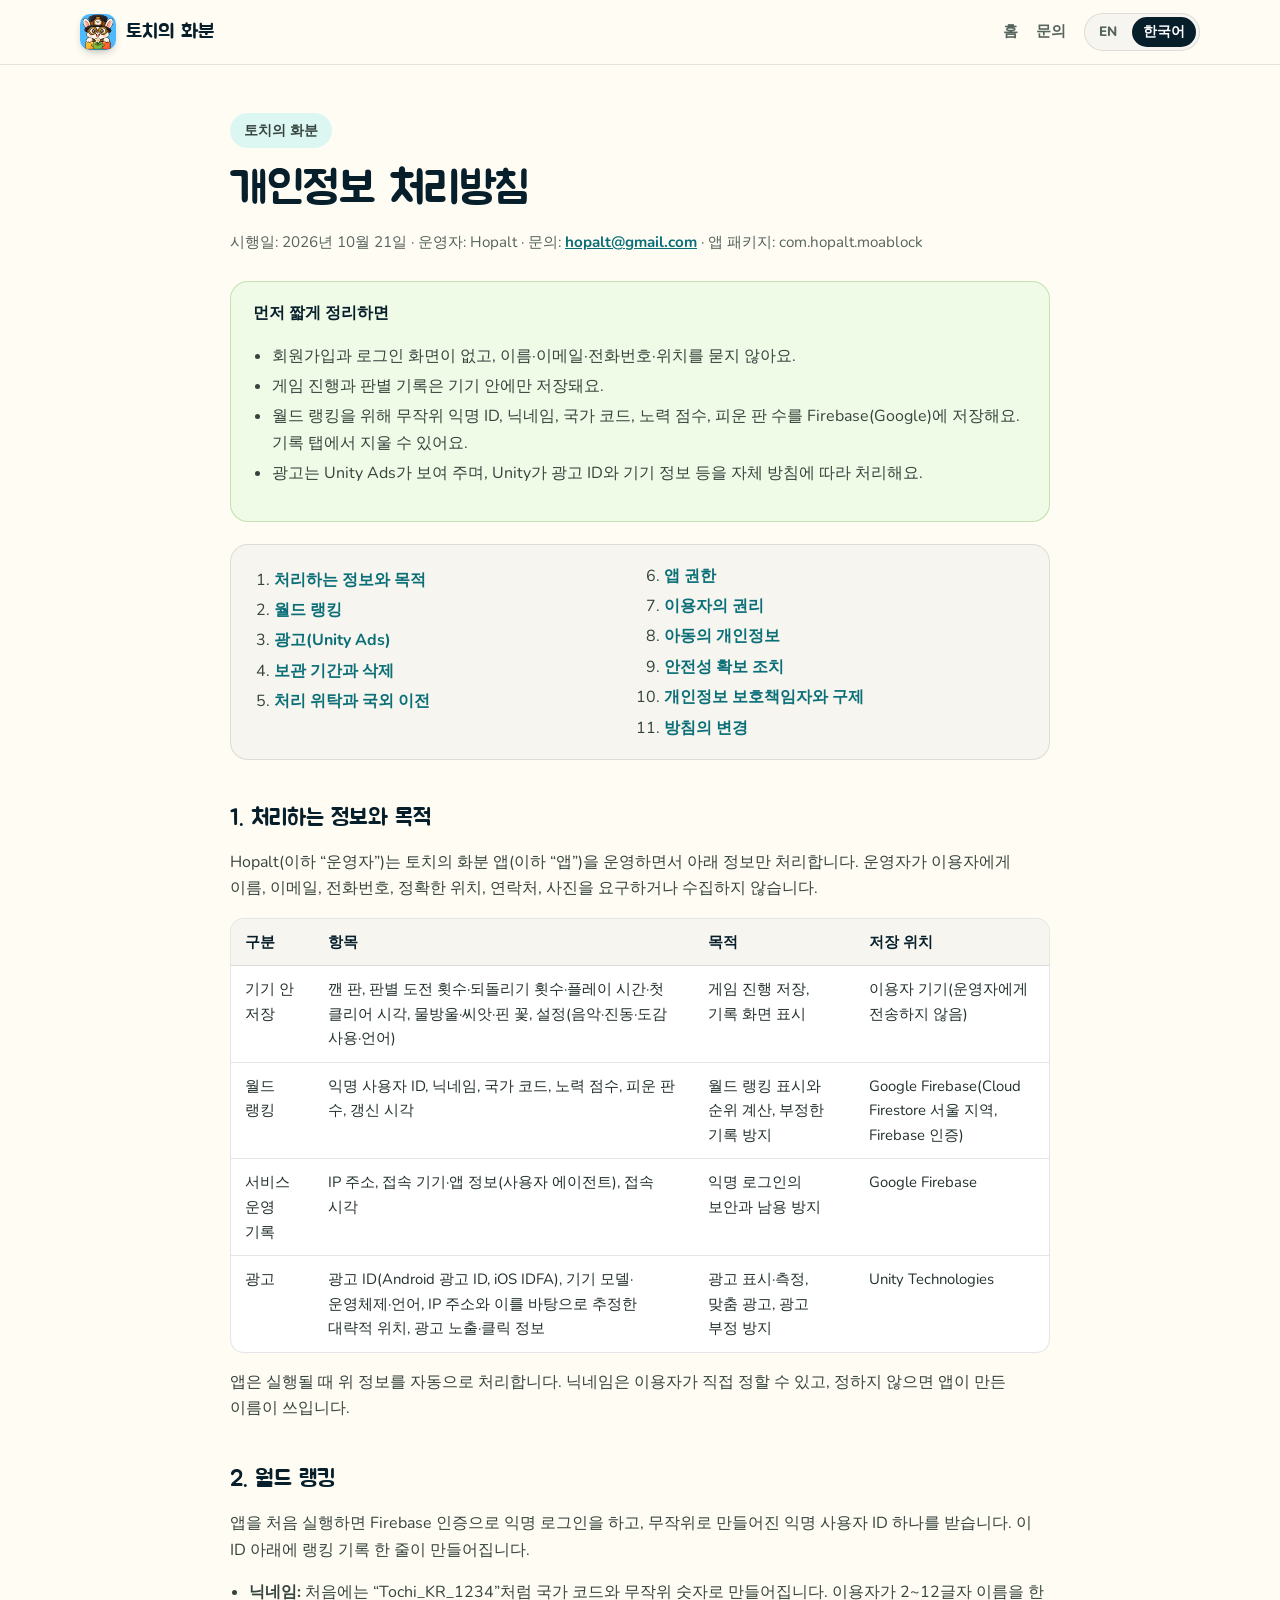
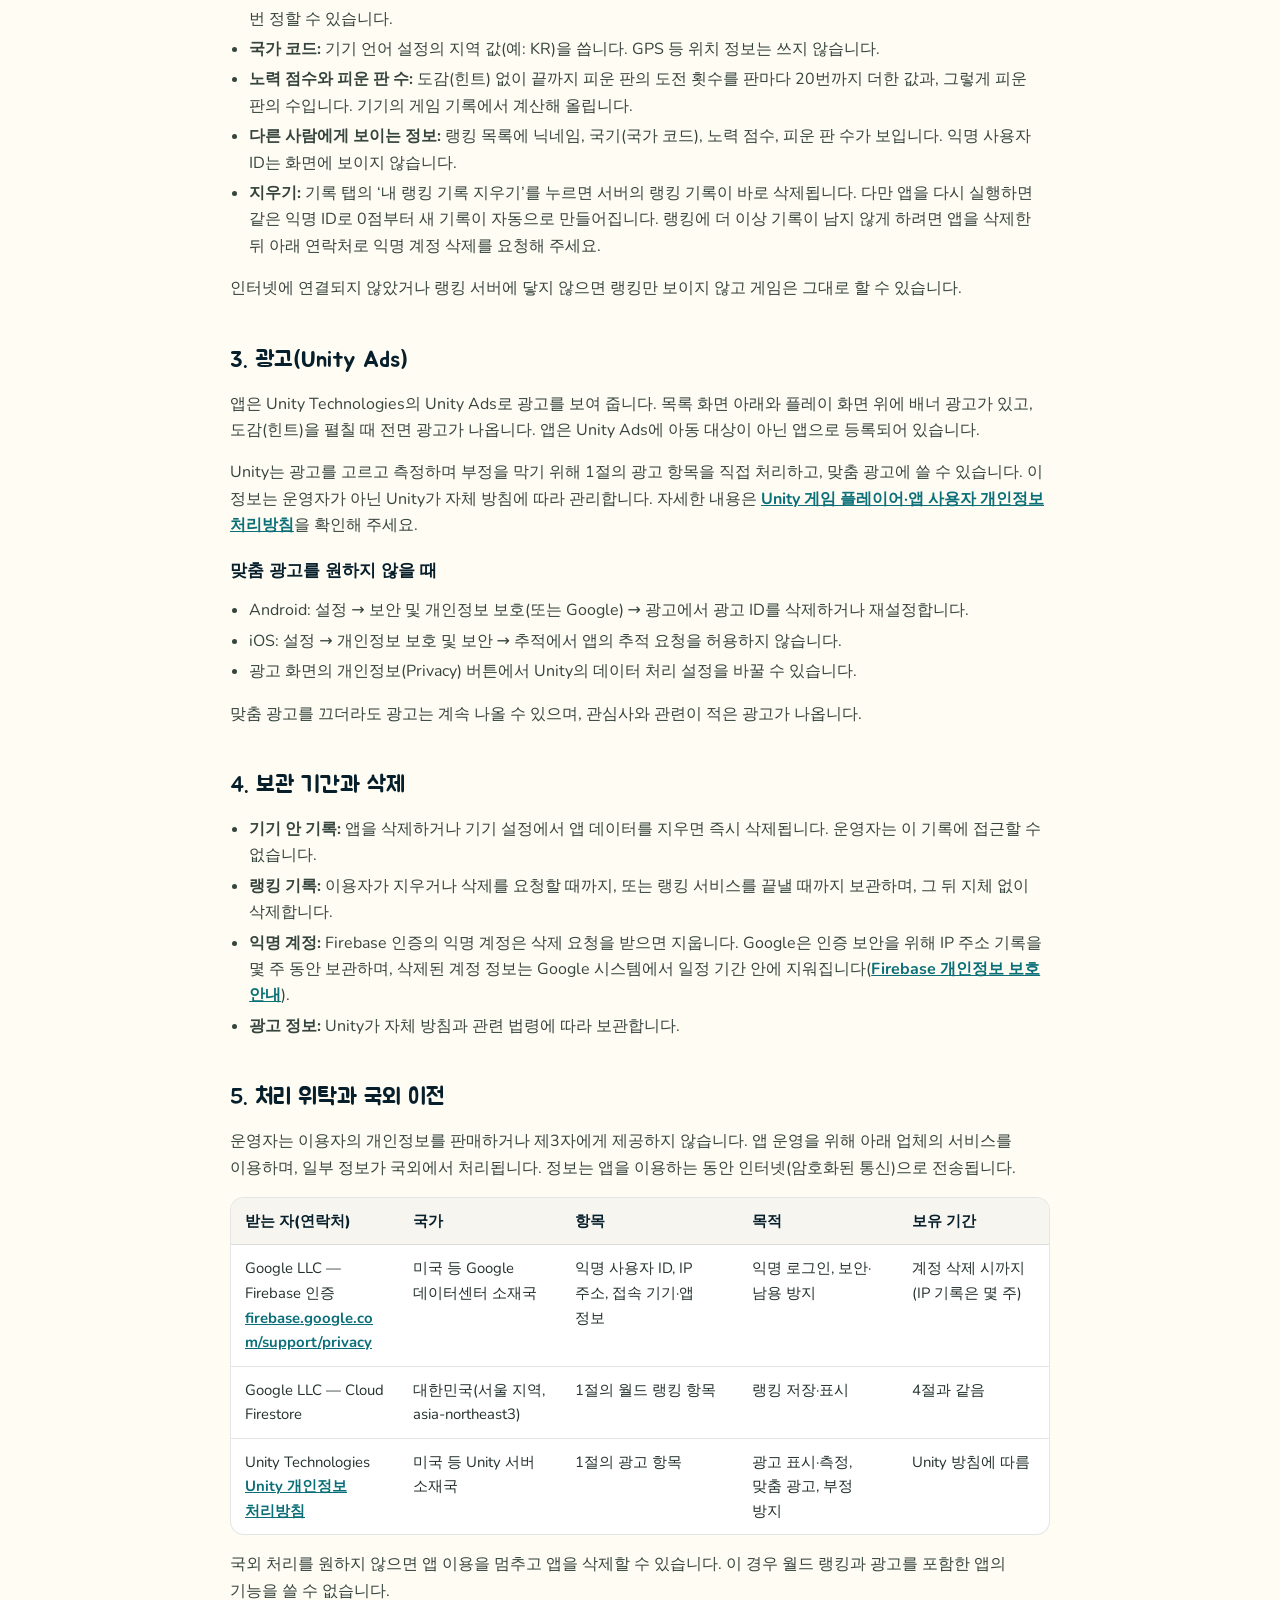
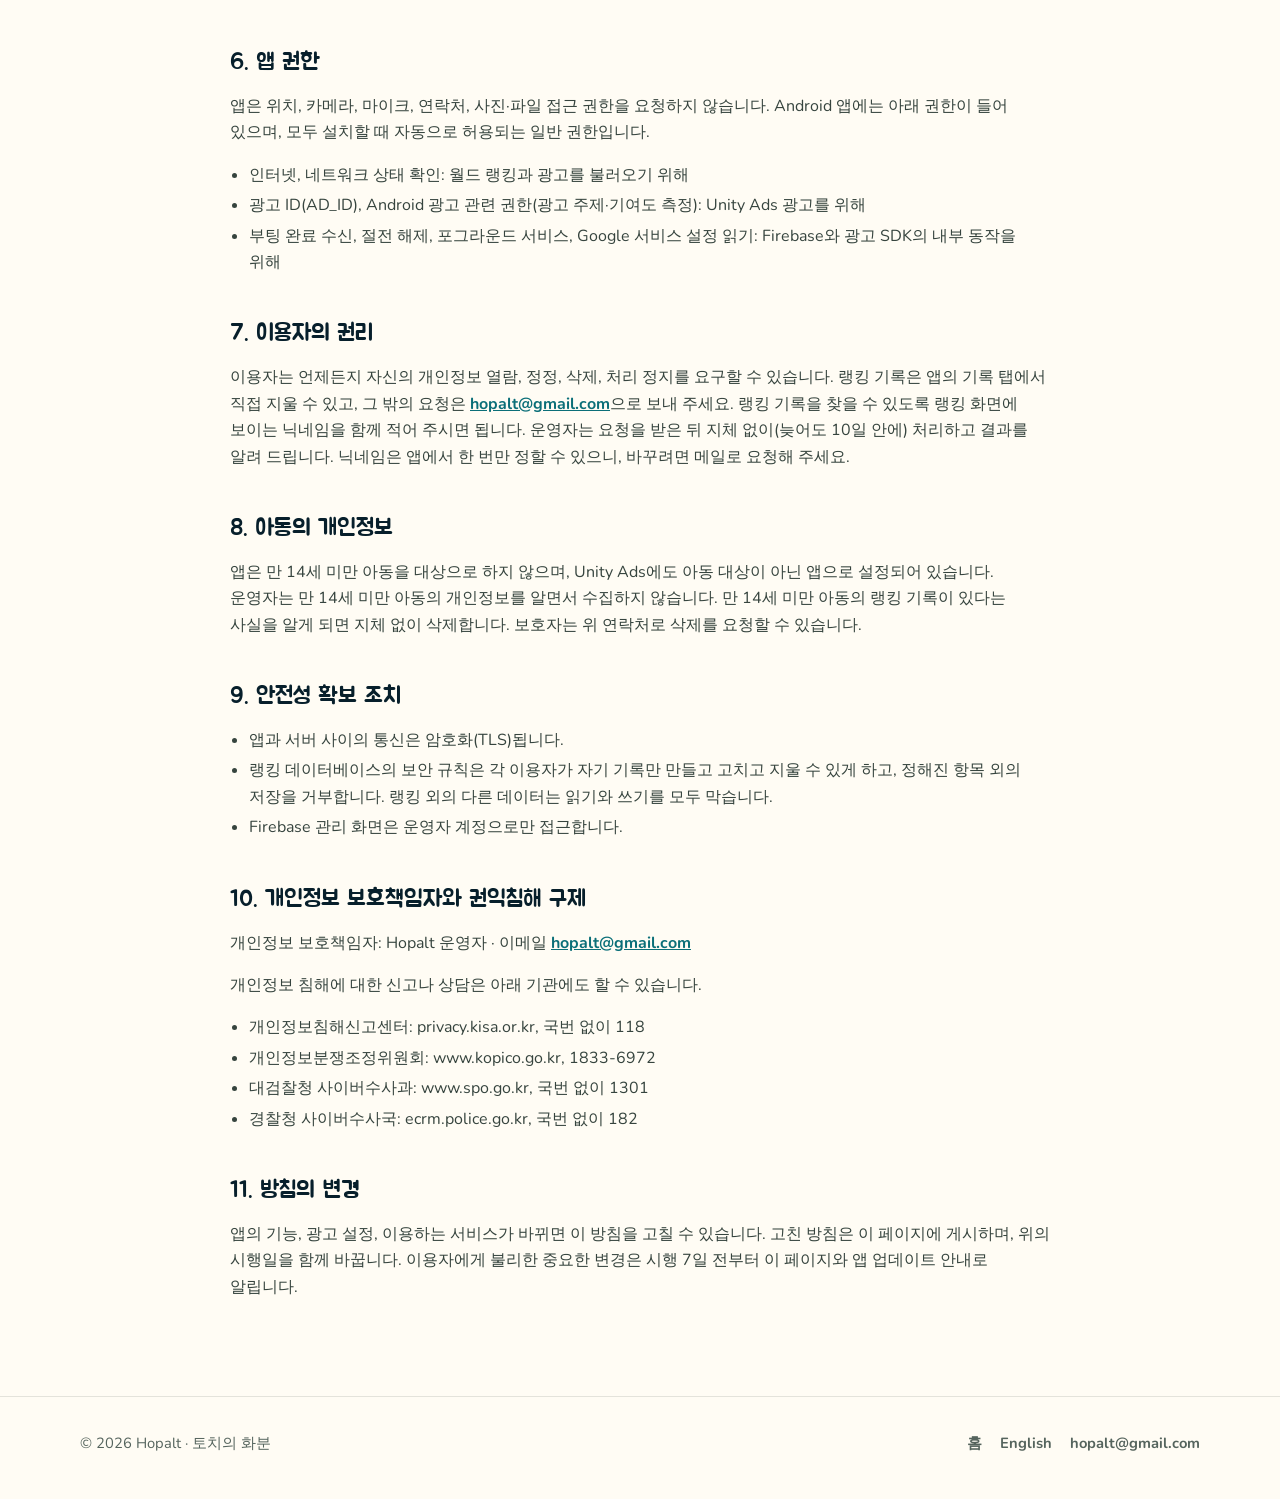
<file: ko/privacy/index.html>
<!doctype html>
<html lang="ko">
<head>
  <meta charset="utf-8">
  <meta name="viewport" content="width=device-width, initial-scale=1">
  <meta name="theme-color" content="#fffcf4">
  <title>개인정보 처리방침 — 토치의 화분</title>
  <meta name="description" content="토치의 화분 앱의 개인정보 처리방침: 처리하는 정보, 월드 랭킹, Unity Ads 광고, 보관과 삭제, 이용자 권리.">
  <link rel="canonical" href="https://tochi-flowerpot.hopalt.com/ko/privacy/">
  <link rel="alternate" hreflang="en" href="https://tochi-flowerpot.hopalt.com/privacy/">
  <link rel="alternate" hreflang="ko" href="https://tochi-flowerpot.hopalt.com/ko/privacy/">
  <link rel="icon" type="image/png" sizes="32x32" href="../../assets/favicon-32.png">
  <link rel="apple-touch-icon" sizes="180x180" href="../../assets/apple-touch-icon.png">
  <link rel="preconnect" href="https://fonts.googleapis.com">
  <link rel="preconnect" href="https://fonts.gstatic.com" crossorigin>
  <link rel="stylesheet" href="https://fonts.googleapis.com/css2?family=Jua&family=Nunito:wght@400;700;800&display=swap">
  <link rel="stylesheet" href="../../assets/styles.css">
  <script src="../../assets/lang.js"></script>
</head>
<body>
<header class="site-header">
  <nav class="nav wrap" aria-label="주요 메뉴">
    <a class="brand" href="../"><img src="../../assets/app-icon.webp" alt="">토치의 화분</a>
    <div class="nav-links"><a href="../">홈</a><a href="mailto:hopalt@gmail.com">문의</a></div>
    <div class="languages" aria-label="언어"><a href="../../privacy/" data-lang="en">EN</a><a aria-current="page" href="./" data-lang="ko">한국어</a></div>
  </nav>
</header>

<main class="policy wrap">
  <p class="eyebrow">토치의 화분</p>
  <h1>개인정보 처리방침</h1>
  <p class="meta">시행일: 2026년 10월 21일 · 운영자: Hopalt · 문의: <a href="mailto:hopalt@gmail.com">hopalt@gmail.com</a> · 앱 패키지: com.hopalt.moablock</p>

  <div class="notice">
    <strong>먼저 짧게 정리하면</strong>
    <ul>
      <li>회원가입과 로그인 화면이 없고, 이름·이메일·전화번호·위치를 묻지 않아요.</li>
      <li>게임 진행과 판별 기록은 기기 안에만 저장돼요.</li>
      <li>월드 랭킹을 위해 무작위 익명 ID, 닉네임, 국가 코드, 노력 점수, 피운 판 수를 Firebase(Google)에 저장해요. 기록 탭에서 지울 수 있어요.</li>
      <li>광고는 Unity Ads가 보여 주며, Unity가 광고 ID와 기기 정보 등을 자체 방침에 따라 처리해요.</li>
    </ul>
  </div>

  <nav class="toc" aria-label="목차">
    <ol>
      <li><a href="#items">처리하는 정보와 목적</a></li>
      <li><a href="#ranking">월드 랭킹</a></li>
      <li><a href="#ads">광고(Unity Ads)</a></li>
      <li><a href="#retention">보관 기간과 삭제</a></li>
      <li><a href="#transfer">처리 위탁과 국외 이전</a></li>
      <li><a href="#permissions">앱 권한</a></li>
      <li><a href="#rights">이용자의 권리</a></li>
      <li><a href="#children">아동의 개인정보</a></li>
      <li><a href="#security">안전성 확보 조치</a></li>
      <li><a href="#officer">개인정보 보호책임자와 구제</a></li>
      <li><a href="#changes">방침의 변경</a></li>
    </ol>
  </nav>

  <h2 id="items">1. 처리하는 정보와 목적</h2>
  <p>Hopalt(이하 “운영자”)는 토치의 화분 앱(이하 “앱”)을 운영하면서 아래 정보만 처리합니다. 운영자가 이용자에게 이름, 이메일, 전화번호, 정확한 위치, 연락처, 사진을 요구하거나 수집하지 않습니다.</p>
  <div class="table-wrap"><table>
    <thead><tr><th>구분</th><th>항목</th><th>목적</th><th>저장 위치</th></tr></thead>
    <tbody>
      <tr><td>기기 안 저장</td><td>깬 판, 판별 도전 횟수·되돌리기 횟수·플레이 시간·첫 클리어 시각, 물방울·씨앗·핀 꽃, 설정(음악·진동·도감 사용·언어)</td><td>게임 진행 저장, 기록 화면 표시</td><td>이용자 기기(운영자에게 전송하지 않음)</td></tr>
      <tr><td>월드 랭킹</td><td>익명 사용자 ID, 닉네임, 국가 코드, 노력 점수, 피운 판 수, 갱신 시각</td><td>월드 랭킹 표시와 순위 계산, 부정한 기록 방지</td><td>Google Firebase(Cloud Firestore 서울 지역, Firebase 인증)</td></tr>
      <tr><td>서비스 운영 기록</td><td>IP 주소, 접속 기기·앱 정보(사용자 에이전트), 접속 시각</td><td>익명 로그인의 보안과 남용 방지</td><td>Google Firebase</td></tr>
      <tr><td>광고</td><td>광고 ID(Android 광고 ID, iOS IDFA), 기기 모델·운영체제·언어, IP 주소와 이를 바탕으로 추정한 대략적 위치, 광고 노출·클릭 정보</td><td>광고 표시·측정, 맞춤 광고, 광고 부정 방지</td><td>Unity Technologies</td></tr>
    </tbody>
  </table></div>
  <p>앱은 실행될 때 위 정보를 자동으로 처리합니다. 닉네임은 이용자가 직접 정할 수 있고, 정하지 않으면 앱이 만든 이름이 쓰입니다.</p>

  <h2 id="ranking">2. 월드 랭킹</h2>
  <p>앱을 처음 실행하면 Firebase 인증으로 익명 로그인을 하고, 무작위로 만들어진 익명 사용자 ID 하나를 받습니다. 이 ID 아래에 랭킹 기록 한 줄이 만들어집니다.</p>
  <ul>
    <li><strong>닉네임:</strong> 처음에는 “Tochi_KR_1234”처럼 국가 코드와 무작위 숫자로 만들어집니다. 이용자가 2~12글자 이름을 한 번 정할 수 있습니다.</li>
    <li><strong>국가 코드:</strong> 기기 언어 설정의 지역 값(예: KR)을 씁니다. GPS 등 위치 정보는 쓰지 않습니다.</li>
    <li><strong>노력 점수와 피운 판 수:</strong> 도감(힌트) 없이 끝까지 피운 판의 도전 횟수를 판마다 20번까지 더한 값과, 그렇게 피운 판의 수입니다. 기기의 게임 기록에서 계산해 올립니다.</li>
    <li><strong>다른 사람에게 보이는 정보:</strong> 랭킹 목록에 닉네임, 국기(국가 코드), 노력 점수, 피운 판 수가 보입니다. 익명 사용자 ID는 화면에 보이지 않습니다.</li>
    <li><strong>지우기:</strong> 기록 탭의 ‘내 랭킹 기록 지우기’를 누르면 서버의 랭킹 기록이 바로 삭제됩니다. 다만 앱을 다시 실행하면 같은 익명 ID로 0점부터 새 기록이 자동으로 만들어집니다. 랭킹에 더 이상 기록이 남지 않게 하려면 앱을 삭제한 뒤 아래 연락처로 익명 계정 삭제를 요청해 주세요.</li>
  </ul>
  <p>인터넷에 연결되지 않았거나 랭킹 서버에 닿지 않으면 랭킹만 보이지 않고 게임은 그대로 할 수 있습니다.</p>

  <h2 id="ads">3. 광고(Unity Ads)</h2>
  <p>앱은 Unity Technologies의 Unity Ads로 광고를 보여 줍니다. 목록 화면 아래와 플레이 화면 위에 배너 광고가 있고, 도감(힌트)을 펼칠 때 전면 광고가 나옵니다. 앱은 Unity Ads에 아동 대상이 아닌 앱으로 등록되어 있습니다.</p>
  <p>Unity는 광고를 고르고 측정하며 부정을 막기 위해 1절의 광고 항목을 직접 처리하고, 맞춤 광고에 쓸 수 있습니다. 이 정보는 운영자가 아닌 Unity가 자체 방침에 따라 관리합니다. 자세한 내용은 <a href="https://unity.com/legal/game-player-and-app-user-privacy-policy" target="_blank" rel="noopener noreferrer">Unity 게임 플레이어·앱 사용자 개인정보 처리방침</a>을 확인해 주세요.</p>
  <h3>맞춤 광고를 원하지 않을 때</h3>
  <ul>
    <li>Android: 설정 → 보안 및 개인정보 보호(또는 Google) → 광고에서 광고 ID를 삭제하거나 재설정합니다.</li>
    <li>iOS: 설정 → 개인정보 보호 및 보안 → 추적에서 앱의 추적 요청을 허용하지 않습니다.</li>
    <li>광고 화면의 개인정보(Privacy) 버튼에서 Unity의 데이터 처리 설정을 바꿀 수 있습니다.</li>
  </ul>
  <p>맞춤 광고를 끄더라도 광고는 계속 나올 수 있으며, 관심사와 관련이 적은 광고가 나옵니다.</p>

  <h2 id="retention">4. 보관 기간과 삭제</h2>
  <ul>
    <li><strong>기기 안 기록:</strong> 앱을 삭제하거나 기기 설정에서 앱 데이터를 지우면 즉시 삭제됩니다. 운영자는 이 기록에 접근할 수 없습니다.</li>
    <li><strong>랭킹 기록:</strong> 이용자가 지우거나 삭제를 요청할 때까지, 또는 랭킹 서비스를 끝낼 때까지 보관하며, 그 뒤 지체 없이 삭제합니다.</li>
    <li><strong>익명 계정:</strong> Firebase 인증의 익명 계정은 삭제 요청을 받으면 지웁니다. Google은 인증 보안을 위해 IP 주소 기록을 몇 주 동안 보관하며, 삭제된 계정 정보는 Google 시스템에서 일정 기간 안에 지워집니다(<a href="https://firebase.google.com/support/privacy" target="_blank" rel="noopener noreferrer">Firebase 개인정보 보호 안내</a>).</li>
    <li><strong>광고 정보:</strong> Unity가 자체 방침과 관련 법령에 따라 보관합니다.</li>
  </ul>

  <h2 id="transfer">5. 처리 위탁과 국외 이전</h2>
  <p>운영자는 이용자의 개인정보를 판매하거나 제3자에게 제공하지 않습니다. 앱 운영을 위해 아래 업체의 서비스를 이용하며, 일부 정보가 국외에서 처리됩니다. 정보는 앱을 이용하는 동안 인터넷(암호화된 통신)으로 전송됩니다.</p>
  <div class="table-wrap"><table>
    <thead><tr><th>받는 자(연락처)</th><th>국가</th><th>항목</th><th>목적</th><th>보유 기간</th></tr></thead>
    <tbody>
      <tr><td>Google LLC — Firebase 인증<br><a href="https://firebase.google.com/support/privacy" target="_blank" rel="noopener noreferrer">firebase.google.com/support/privacy</a></td><td>미국 등 Google 데이터센터 소재국</td><td>익명 사용자 ID, IP 주소, 접속 기기·앱 정보</td><td>익명 로그인, 보안·남용 방지</td><td>계정 삭제 시까지(IP 기록은 몇 주)</td></tr>
      <tr><td>Google LLC — Cloud Firestore</td><td>대한민국(서울 지역, asia-northeast3)</td><td>1절의 월드 랭킹 항목</td><td>랭킹 저장·표시</td><td>4절과 같음</td></tr>
      <tr><td>Unity Technologies<br><a href="https://unity.com/legal/game-player-and-app-user-privacy-policy" target="_blank" rel="noopener noreferrer">Unity 개인정보 처리방침</a></td><td>미국 등 Unity 서버 소재국</td><td>1절의 광고 항목</td><td>광고 표시·측정, 맞춤 광고, 부정 방지</td><td>Unity 방침에 따름</td></tr>
    </tbody>
  </table></div>
  <p>국외 처리를 원하지 않으면 앱 이용을 멈추고 앱을 삭제할 수 있습니다. 이 경우 월드 랭킹과 광고를 포함한 앱의 기능을 쓸 수 없습니다.</p>

  <h2 id="permissions">6. 앱 권한</h2>
  <p>앱은 위치, 카메라, 마이크, 연락처, 사진·파일 접근 권한을 요청하지 않습니다. Android 앱에는 아래 권한이 들어 있으며, 모두 설치할 때 자동으로 허용되는 일반 권한입니다.</p>
  <ul>
    <li>인터넷, 네트워크 상태 확인: 월드 랭킹과 광고를 불러오기 위해</li>
    <li>광고 ID(AD_ID), Android 광고 관련 권한(광고 주제·기여도 측정): Unity Ads 광고를 위해</li>
    <li>부팅 완료 수신, 절전 해제, 포그라운드 서비스, Google 서비스 설정 읽기: Firebase와 광고 SDK의 내부 동작을 위해</li>
  </ul>

  <h2 id="rights">7. 이용자의 권리</h2>
  <p>이용자는 언제든지 자신의 개인정보 열람, 정정, 삭제, 처리 정지를 요구할 수 있습니다. 랭킹 기록은 앱의 기록 탭에서 직접 지울 수 있고, 그 밖의 요청은 <a href="mailto:hopalt@gmail.com">hopalt@gmail.com</a>으로 보내 주세요. 랭킹 기록을 찾을 수 있도록 랭킹 화면에 보이는 닉네임을 함께 적어 주시면 됩니다. 운영자는 요청을 받은 뒤 지체 없이(늦어도 10일 안에) 처리하고 결과를 알려 드립니다. 닉네임은 앱에서 한 번만 정할 수 있으니, 바꾸려면 메일로 요청해 주세요.</p>

  <h2 id="children">8. 아동의 개인정보</h2>
  <p>앱은 만 14세 미만 아동을 대상으로 하지 않으며, Unity Ads에도 아동 대상이 아닌 앱으로 설정되어 있습니다. 운영자는 만 14세 미만 아동의 개인정보를 알면서 수집하지 않습니다. 만 14세 미만 아동의 랭킹 기록이 있다는 사실을 알게 되면 지체 없이 삭제합니다. 보호자는 위 연락처로 삭제를 요청할 수 있습니다.</p>

  <h2 id="security">9. 안전성 확보 조치</h2>
  <ul>
    <li>앱과 서버 사이의 통신은 암호화(TLS)됩니다.</li>
    <li>랭킹 데이터베이스의 보안 규칙은 각 이용자가 자기 기록만 만들고 고치고 지울 수 있게 하고, 정해진 항목 외의 저장을 거부합니다. 랭킹 외의 다른 데이터는 읽기와 쓰기를 모두 막습니다.</li>
    <li>Firebase 관리 화면은 운영자 계정으로만 접근합니다.</li>
  </ul>

  <h2 id="officer">10. 개인정보 보호책임자와 권익침해 구제</h2>
  <p>개인정보 보호책임자: Hopalt 운영자 · 이메일 <a href="mailto:hopalt@gmail.com">hopalt@gmail.com</a></p>
  <p>개인정보 침해에 대한 신고나 상담은 아래 기관에도 할 수 있습니다.</p>
  <ul>
    <li>개인정보침해신고센터: privacy.kisa.or.kr, 국번 없이 118</li>
    <li>개인정보분쟁조정위원회: www.kopico.go.kr, 1833-6972</li>
    <li>대검찰청 사이버수사과: www.spo.go.kr, 국번 없이 1301</li>
    <li>경찰청 사이버수사국: ecrm.police.go.kr, 국번 없이 182</li>
  </ul>

  <h2 id="changes">11. 방침의 변경</h2>
  <p>앱의 기능, 광고 설정, 이용하는 서비스가 바뀌면 이 방침을 고칠 수 있습니다. 고친 방침은 이 페이지에 게시하며, 위의 시행일을 함께 바꿉니다. 이용자에게 불리한 중요한 변경은 시행 7일 전부터 이 페이지와 앱 업데이트 안내로 알립니다.</p>
</main>

<footer class="footer">
  <div class="wrap footer-row">
    <span>© 2026 Hopalt · 토치의 화분</span>
    <div class="footer-links"><a href="../">홈</a><a href="../../privacy/" data-lang="en">English</a><a href="mailto:hopalt@gmail.com">hopalt@gmail.com</a></div>
  </div>
</footer>
</body>
</html>
</file>
<file: assets/styles.css>
/* 토치의 화분 · Tochi's Flowerpot — app page and privacy policy.
   Colours follow the app theme (flutter_app/lib/core/theme/app_theme.dart). */
:root {
  --cream: #fffcf4;
  --paper: #f6f5ef;
  --ink: #23312b;
  --ink-soft: #55645d;
  --navy: #071f2b;
  --slate: #103746;
  --cyan: #28d7e5;
  --lime: #8ce65b;
  --lime-deep: #4f9e2b;
  --sky: #00aeef;
  --red: #f04438;
  --gold: #ffc400;
  --green: #00a86b;
  --line: rgba(35, 49, 43, 0.12);
  --card: #ffffff;
  --shadow: 0 18px 40px -22px rgba(7, 31, 43, 0.45);
  --radius: 22px;
  --display: "Jua", "Nunito", "Apple SD Gothic Neo", "Malgun Gothic", system-ui, sans-serif;
  --body: "Nunito", "Apple SD Gothic Neo", "Noto Sans KR", "Malgun Gothic", system-ui, -apple-system, "Segoe UI", sans-serif;
}

* { box-sizing: border-box; }
html { scroll-behavior: smooth; }
[id] { scroll-margin-top: 84px; }
@media (max-width: 640px) { [id] { scroll-margin-top: 120px; } }
body {
  margin: 0;
  background: var(--cream);
  color: var(--ink);
  font-family: var(--body);
  font-size: 16px;
  line-height: 1.65;
  -webkit-font-smoothing: antialiased;
  word-break: keep-all;
  overflow-wrap: anywhere;
}
img { max-width: 100%; height: auto; display: block; }
a { color: inherit; }
.wrap { width: min(1120px, 100% - 32px); margin-inline: auto; }

/* Header */
.site-header {
  position: sticky; top: 0; z-index: 20;
  background: rgba(255, 252, 244, 0.86);
  backdrop-filter: saturate(1.4) blur(12px);
  -webkit-backdrop-filter: saturate(1.4) blur(12px);
  border-bottom: 1px solid var(--line);
}
.nav { display: flex; align-items: center; gap: 18px; min-height: 64px; flex-wrap: wrap; }
.brand { display: inline-flex; align-items: center; gap: 10px; text-decoration: none; font-family: var(--display); font-size: 1.25rem; color: var(--navy); }
.brand img { width: 36px; height: 36px; border-radius: 10px; box-shadow: 0 4px 10px -4px rgba(7,31,43,.4); }
.nav-links { display: flex; gap: 18px; margin-left: auto; font-weight: 700; font-size: .95rem; }
.nav-links a { text-decoration: none; color: var(--ink-soft); }
.nav-links a:hover { color: var(--navy); }
.languages { display: flex; gap: 4px; padding: 3px; border-radius: 999px; background: var(--paper); border: 1px solid var(--line); font-size: .85rem; font-weight: 800; }
.languages a { text-decoration: none; padding: 4px 11px; border-radius: 999px; color: var(--ink-soft); }
.languages a[aria-current="page"] { background: var(--navy); color: #fff; }

/* Buttons */
.actions { display: flex; flex-wrap: wrap; gap: 12px; margin-top: 26px; }
.button {
  display: inline-flex; align-items: center; gap: 8px;
  padding: 13px 22px; border-radius: 999px; font-weight: 800; text-decoration: none;
  background: var(--lime); color: var(--navy); border: 2px solid var(--lime);
  box-shadow: 0 10px 22px -12px rgba(79, 158, 43, .9);
  transition: transform .15s ease, box-shadow .15s ease;
}
.button:hover { transform: translateY(-2px); }
.button.secondary { background: transparent; color: var(--navy); border-color: var(--navy); box-shadow: none; }
.button.soon { background: var(--paper); color: var(--ink-soft); border-color: var(--line); box-shadow: none; cursor: default; }
.button.soon:hover { transform: none; }
.button .dot { width: 8px; height: 8px; border-radius: 50%; background: var(--gold); box-shadow: 0 0 0 3px rgba(255,196,0,.25); }

/* Hero */
.hero { position: relative; overflow: hidden; padding: 64px 0 72px; }
.hero::before {
  content: ""; position: absolute; inset: 0;
  background: var(--hero-bg, none) center / cover no-repeat;
  opacity: .22; filter: saturate(1.1);
}
.hero::after { content: ""; position: absolute; inset: 0; background: linear-gradient(180deg, rgba(255,252,244,.2), var(--cream) 92%); }
.hero-grid { position: relative; z-index: 1; display: grid; grid-template-columns: 1.05fr .95fr; gap: 40px; align-items: center; }
.eyebrow { display: inline-block; margin: 0 0 14px; padding: 6px 14px; border-radius: 999px; background: rgba(40, 215, 229, .16); color: #0b6f78; font-weight: 800; font-size: .88rem; }
h1, h2, h3 { font-family: var(--display); font-weight: 400; color: var(--navy); line-height: 1.25; margin: 0; }
h1 { font-size: clamp(2.3rem, 5.4vw, 3.9rem); letter-spacing: -.01em; }
h1 .accent { color: var(--lime-deep); }
.lead { font-size: 1.12rem; color: var(--ink-soft); margin: 18px 0 0; max-width: 34em; }
.hero-note { display: flex; flex-wrap: wrap; gap: 8px 18px; padding: 0; margin: 22px 0 0; list-style: none; font-weight: 700; color: var(--ink-soft); font-size: .95rem; }
.hero-note li::before { content: "✿"; color: var(--red); margin-right: 6px; }

.hero-art { position: relative; min-height: 560px; }
.phone {
  position: absolute; width: 250px; border-radius: 34px; padding: 9px; background: var(--navy);
  box-shadow: var(--shadow), 0 0 0 1px rgba(255,255,255,.06) inset;
}
.phone img { border-radius: 26px; }
.phone-main { left: 50%; top: 10px; transform: translateX(-34%) rotate(2deg); z-index: 2; }
.phone-side { left: 50%; top: 70px; transform: translateX(-108%) rotate(-7deg); width: 220px; opacity: .96; }
.hero-tochi { position: absolute; z-index: 3; width: 190px; left: -6px; bottom: -10px; filter: drop-shadow(0 14px 18px rgba(7,31,43,.25)); animation: bob 4s ease-in-out infinite; }
.hero-pot { position: absolute; z-index: 3; width: 108px; right: 4px; bottom: 30px; filter: drop-shadow(0 10px 14px rgba(7,31,43,.2)); }
@keyframes bob { 50% { transform: translateY(-8px) rotate(-2deg); } }
@media (prefers-reduced-motion: reduce) { .hero-tochi { animation: none; } html { scroll-behavior: auto; } }

/* Strip */
.trust { margin-top: -28px; position: relative; z-index: 2; }
.trust-list { display: grid; grid-template-columns: repeat(3, 1fr); gap: 14px; }
.trust-item { display: flex; gap: 14px; align-items: center; padding: 18px 20px; background: var(--card); border-radius: var(--radius); box-shadow: var(--shadow); border: 1px solid var(--line); }
.trust-item strong { display: block; color: var(--navy); font-size: 1.02rem; }
.trust-item span { color: var(--ink-soft); font-size: .92rem; }
.trust-icon { flex: none; width: 48px; height: 48px; border-radius: 14px; display: grid; place-items: center; font-family: var(--display); font-size: 1.25rem; color: var(--navy); background: var(--paper); }
.trust-icon img { width: 34px; }

/* Sections */
.section { padding: 88px 0; }
.section-tint { background: var(--paper); }
.section-dark { background: radial-gradient(1200px 500px at 80% -10%, rgba(40,215,229,.18), transparent 60%), var(--navy); color: #d9e6ea; }
.section-dark h2, .section-dark h3 { color: #fff; }
.section-head { max-width: 640px; margin-bottom: 40px; }
.kicker { margin: 0 0 10px; font-weight: 800; color: var(--lime-deep); letter-spacing: .02em; }
.section-dark .kicker { color: var(--lime); }
h2 { font-size: clamp(1.8rem, 3.6vw, 2.6rem); }
.section-head p:not(.kicker) { color: var(--ink-soft); margin: 14px 0 0; font-size: 1.05rem; }
.section-dark .section-head p:not(.kicker) { color: #b9cdd3; }

/* Feature cards */
.bento { display: grid; grid-template-columns: repeat(6, 1fr); gap: 16px; }
.card { background: var(--card); border: 1px solid var(--line); border-radius: var(--radius); padding: 26px; box-shadow: 0 1px 0 rgba(7,31,43,.04); }
.card h3 { font-size: 1.35rem; margin: 14px 0 8px; }
.card p { margin: 0; color: var(--ink-soft); }
.card.wide { grid-column: span 3; }
.card.third { grid-column: span 2; }
.card .badge-icons { display: flex; gap: 8px; }
.card .badge-icons img { width: 46px; height: 46px; padding: 6px; border-radius: 14px; background: var(--paper); }
.card.navy { background: var(--slate); border-color: transparent; }
.card.navy h3 { color: #fff; }
.card.navy p { color: #c5d6db; }
.card.lime { background: #effbe6; border-color: rgba(79,158,43,.25); }
.big-number { font-family: var(--display); font-size: 3rem; color: var(--navy); line-height: 1; }
.big-number small { font-size: 1.1rem; color: var(--ink-soft); font-family: var(--body); font-weight: 800; }
.mini-board { display: grid; grid-template-columns: repeat(6, 1fr); gap: 4px; margin-top: 18px; max-width: 220px; }
.mini-board i { aspect-ratio: 1; border-radius: 5px; background: #e8eef0; display: grid; place-items: center; font-style: normal; font-size: .7rem; }
.mini-board i.b { background: var(--sky); } .mini-board i.r { background: var(--red); } .mini-board i.y { background: var(--gold); } .mini-board i.g { background: var(--green); }
.mini-board i.f::after { content: "✿"; color: #fff; }
.seed-row { display: grid; grid-template-columns: repeat(5, minmax(0, 64px)); gap: 8px; margin-top: 18px; }
.seed-row span { aspect-ratio: 4 / 5; border-radius: 12px; background: #fffdf6; border: 1px solid var(--line); display: grid; place-items: center; overflow: hidden; }
.seed-row img { width: 100%; height: 100%; object-fit: contain; }
.seed-row span.locked { background: #dfe8e4; color: #8aa39b; font-weight: 800; font-size: 1.1rem; }
.scene-tiles { display: grid; grid-template-columns: repeat(5, 1fr); grid-template-rows: repeat(2, 1fr); gap: 3px; margin-top: 18px; max-width: 280px; aspect-ratio: 16 / 9; border-radius: 12px; overflow: hidden; background-size: cover; background-position: center; }
.scene-tiles i { background: #2c5466; display: grid; place-items: center; font-style: normal; color: rgba(255,255,255,.35); }
.scene-tiles i::after { content: "✿"; }
.scene-tiles i.open::after { content: none; }
.scene-tiles i.open { background: transparent; }

/* Chapters */
.chapters { display: grid; grid-template-columns: repeat(5, 1fr); gap: 14px; }
.chapter { border-radius: 20px; overflow: hidden; background: var(--slate); border: 1px solid rgba(255,255,255,.08); }
.chapter .art { aspect-ratio: 4 / 3; background-size: cover; background-position: center; }
.chapter div.text { padding: 14px 16px 18px; }
.chapter .num { color: var(--lime); font-weight: 800; font-size: .85rem; }
.chapter h3 { font-size: 1.1rem; margin: 2px 0 6px; }
.chapter p { margin: 0; font-size: .9rem; color: #b9cdd3; }
.lists { display: flex; flex-wrap: wrap; gap: 10px; margin-top: 26px; }
.lists span { padding: 8px 14px; border-radius: 999px; background: rgba(255,255,255,.07); border: 1px solid rgba(255,255,255,.12); font-weight: 700; font-size: .92rem; color: #e6f0f2; }

/* Journey */
.journey { display: grid; grid-template-columns: repeat(4, 1fr); gap: 18px; }
.step { text-align: left; }
.step .frame { border-radius: 24px; padding: 7px; background: var(--navy); box-shadow: var(--shadow); }
.step .frame img { border-radius: 18px; }
.step .num { display: inline-block; margin: 16px 0 4px; font-family: var(--display); color: var(--lime-deep); font-size: 1.1rem; }
.step h3 { font-size: 1.2rem; }
.step p { margin: 6px 0 0; color: var(--ink-soft); font-size: .95rem; }

/* Privacy note */
.safe { display: grid; grid-template-columns: auto 1fr; gap: 26px; align-items: center; padding: 34px; border-radius: 28px; background: var(--card); border: 1px solid var(--line); box-shadow: var(--shadow); }
.safe img { width: 120px; }
.safe p { color: var(--ink-soft); margin: 10px 0 0; }

/* Footer */
.footer { padding: 34px 0 44px; border-top: 1px solid var(--line); color: var(--ink-soft); font-size: .92rem; }
.footer-row { display: flex; flex-wrap: wrap; gap: 12px 24px; justify-content: space-between; align-items: center; }
.footer-links { display: flex; flex-wrap: wrap; gap: 8px 18px; }
.footer-links a { text-decoration: none; font-weight: 700; }
.footer-links a:hover { color: var(--navy); }

/* Privacy policy page */
.policy { padding: 48px 0 80px; max-width: 820px; }
.policy h1 { font-size: clamp(2rem, 4.6vw, 2.8rem); }
.policy .meta { color: var(--ink-soft); margin: 12px 0 0; font-size: .95rem; }
.policy h2 { font-size: 1.45rem; margin: 40px 0 10px; padding-top: 4px; }
.policy h3 { font-family: var(--body); font-weight: 800; font-size: 1.05rem; margin: 22px 0 6px; }
.policy p, .policy li { color: #36443e; }
.policy ul { padding-left: 1.2em; }
.policy li { margin: 4px 0; }
.notice { margin: 26px 0 8px; padding: 18px 22px; border-radius: 18px; background: #effbe6; border: 1px solid rgba(79,158,43,.28); color: #2c4a22; }
.notice strong { color: var(--navy); }
.toc { margin: 22px 0 0; padding: 18px 22px; border-radius: 18px; background: var(--paper); border: 1px solid var(--line); }
.toc ol { margin: 0; padding-left: 1.3em; columns: 2; column-gap: 28px; }
.toc a { text-decoration: none; font-weight: 700; color: var(--ink-soft); }
.toc a:hover { color: var(--navy); }
.table-wrap { overflow-x: auto; margin: 12px 0; border-radius: 14px; border: 1px solid var(--line); background: var(--card); }
table { border-collapse: collapse; width: 100%; min-width: 620px; font-size: .93rem; }
th, td { text-align: left; vertical-align: top; padding: 11px 14px; border-bottom: 1px solid var(--line); }
th { background: var(--paper); color: var(--navy); font-weight: 800; }
tr:last-child td { border-bottom: 0; }
.policy a { color: #0b6f78; font-weight: 700; }

/* Responsive */
@media (max-width: 960px) {
  .hero-grid { grid-template-columns: 1fr; }
  .hero-art { min-height: 520px; max-width: 520px; margin: 10px auto 0; width: 100%; }
  .chapters { grid-template-columns: repeat(3, 1fr); }
  .journey { grid-template-columns: repeat(2, 1fr); }
  .card.wide, .card.third { grid-column: span 6; }
}
@media (max-width: 640px) {
  .nav { gap: 10px; padding: 8px 0; }
  .nav-links { order: 3; width: 100%; margin-left: 0; gap: 16px; font-size: .9rem; }
  .languages { margin-left: auto; }
  .hero { padding: 36px 0 56px; }
  .hero-art { min-height: 440px; }
  .phone { width: 200px; border-radius: 28px; padding: 7px; }
  .phone img { border-radius: 22px; }
  .phone-side { width: 170px; top: 56px; }
  .hero-tochi { width: 130px; }
  .hero-pot { width: 78px; bottom: 16px; }
  .trust-list { grid-template-columns: 1fr; }
  .section { padding: 64px 0; }
  .chapters { grid-template-columns: repeat(2, 1fr); }
  .journey { grid-template-columns: 1fr 1fr; gap: 14px; }
  .safe { grid-template-columns: 1fr; padding: 24px; }
  .safe img { width: 90px; }
  .toc ol { columns: 1; }
}
</file>
